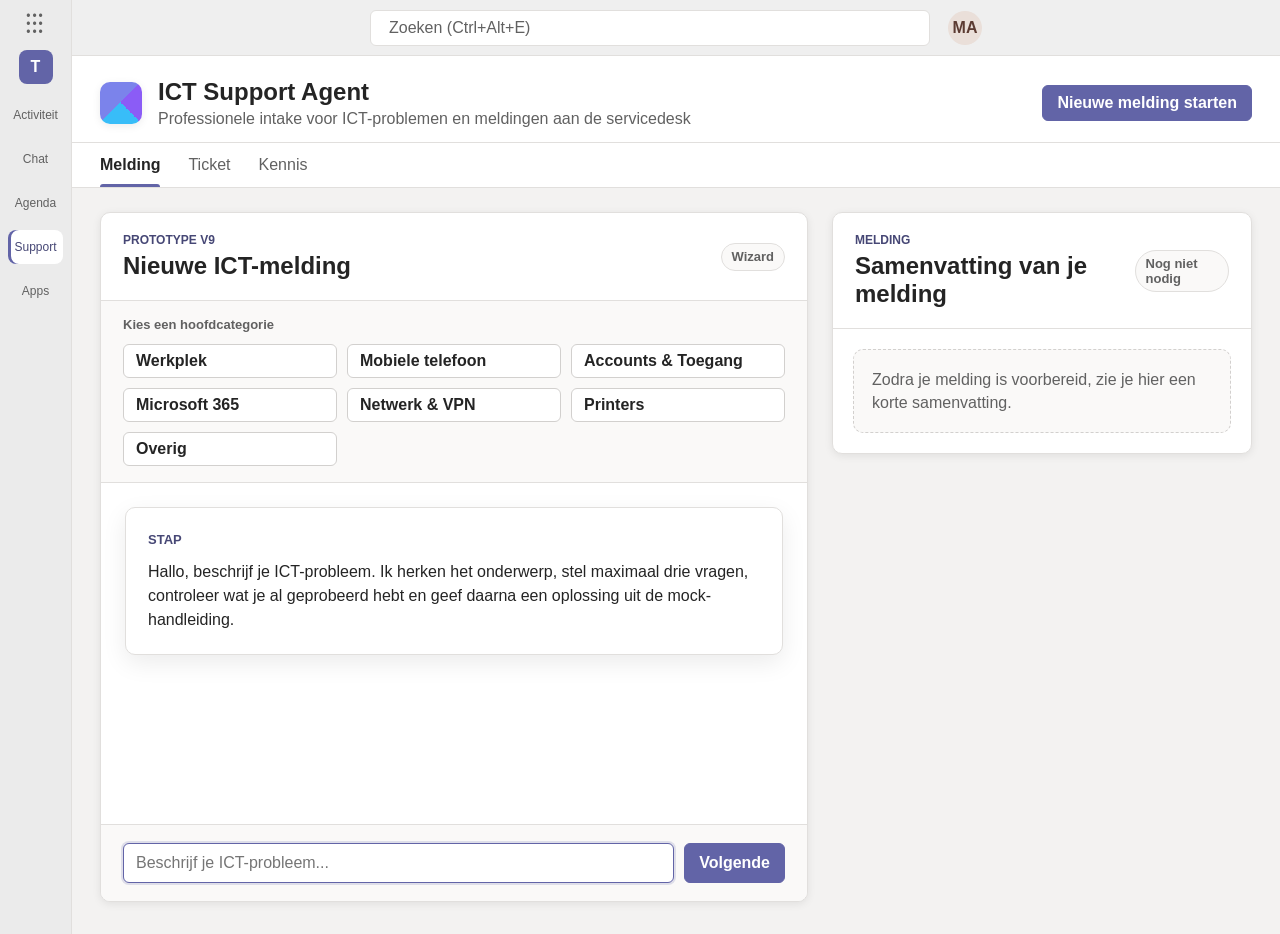
<file: index.html>
<!doctype html>
<html lang="nl">
  <head>
    <meta charset="utf-8" />
    <meta name="viewport" content="width=device-width, initial-scale=1" />
    <meta http-equiv="refresh" content="0; url=./ict-support-agent-v9.html" />
    <title>ICT Support Agent Prototype</title>
    <script>
      window.location.replace("./ict-support-agent-v9.html");
    </script>
    <style>
      body {
        margin: 0;
        min-height: 100vh;
        display: grid;
        place-items: center;
        background: #eef1f4;
        color: #17202a;
        font-family: "Segoe UI", Arial, sans-serif;
      }

      main {
        width: min(92vw, 520px);
        border: 1px solid #d8dee6;
        border-radius: 8px;
        background: #fff;
        padding: 24px;
        text-align: center;
      }

      a {
        color: #0f766e;
        font-weight: 700;
      }
    </style>
  </head>
  <body>
    <main>
      <h1>ICT Support Agent Prototype</h1>
      <p>Je wordt doorgestuurd naar versie 9.</p>
      <p><a href="./ict-support-agent-v9.html">Open het prototype</a></p>
    </main>
  </body>
</html>
</file>
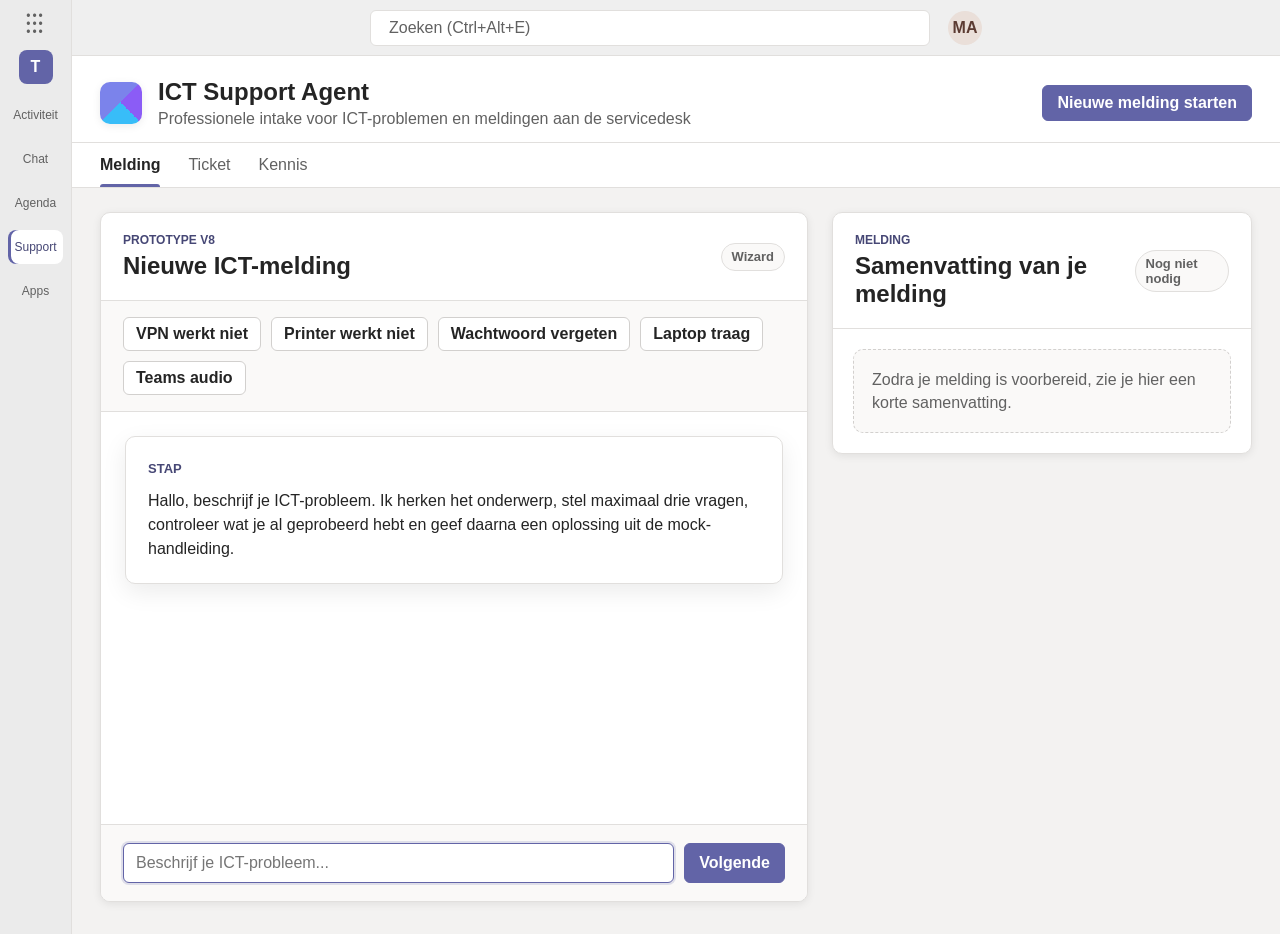
<file: ict-support-agent-v1.html>
<!doctype html>
<html lang="nl">
  <head>
    <meta charset="utf-8" />
    <meta name="viewport" content="width=device-width, initial-scale=1" />
    <meta http-equiv="refresh" content="0; url=./ict-support-agent-v8.html" />
    <title>ICT Support Agent V2</title>
    <link rel="stylesheet" href="./ict-support-agent-v1.css" />
    <script>
      window.location.replace("./ict-support-agent-v8.html");
    </script>
  </head>
  <body>
    <main class="app-shell">
      <section class="chat-panel" aria-label="ICT support chat">
        <header class="app-header">
          <div>
            <p class="eyebrow">Prototype V2</p>
            <h1>ICT Support Agent</h1>
          </div>
          <button class="icon-button" id="resetButton" type="button" aria-label="Nieuwe chat" title="Nieuwe chat">
            <span aria-hidden="true">Nieuw</span>
          </button>
        </header>

        <div class="quick-actions" aria-label="Voorbeelden">
          <button type="button" data-example="Mijn VPN werkt niet">VPN werkt niet</button>
          <button type="button" data-example="De printer werkt niet">Printer werkt niet</button>
          <button type="button" data-example="Ik ben mijn wachtwoord vergeten">Wachtwoord vergeten</button>
          <button type="button" data-example="Mijn laptop is traag">Laptop traag</button>
          <button type="button" data-example="Teams audio doet het niet">Teams audio</button>
        </div>

        <div class="messages" id="messages" aria-live="polite"></div>

        <form class="composer" id="chatForm">
          <label class="sr-only" for="userInput">Beschrijf je ICT-probleem</label>
          <input
            id="userInput"
            type="text"
            autocomplete="off"
            placeholder="Beschrijf je ICT-probleem..."
          />
          <button type="submit">Verstuur</button>
        </form>
      </section>

      <aside class="ticket-panel" aria-label="TOPdesk conceptticket">
        <div class="ticket-header">
          <div>
            <p class="eyebrow">TOPdesk</p>
            <h2>Conceptticket</h2>
          </div>
          <span class="status-pill" id="ticketStatus">Nog niet nodig</span>
        </div>

        <div class="ticket-empty" id="ticketEmpty">
          Als het probleem niet opgelost is, maakt de agent hier een conceptticket met de verzamelde informatie.
        </div>

        <article class="ticket-card hidden" id="ticketCard">
          <dl>
            <div>
              <dt>Titel</dt>
              <dd id="ticketTitle"></dd>
            </div>
            <div>
              <dt>Categorie</dt>
              <dd id="ticketCategory"></dd>
            </div>
            <div>
              <dt>Impact</dt>
              <dd id="ticketImpact"></dd>
            </div>
            <div>
              <dt>Urgentie</dt>
              <dd id="ticketUrgency"></dd>
            </div>
            <div>
              <dt>Omschrijving</dt>
              <dd id="ticketDescription"></dd>
            </div>
            <div>
              <dt>Bron</dt>
              <dd id="ticketSource"></dd>
            </div>
          </dl>
        </article>
      </aside>
    </main>

    <script src="./ict-support-agent-v1.js"></script>
  </body>
</html>
</file>
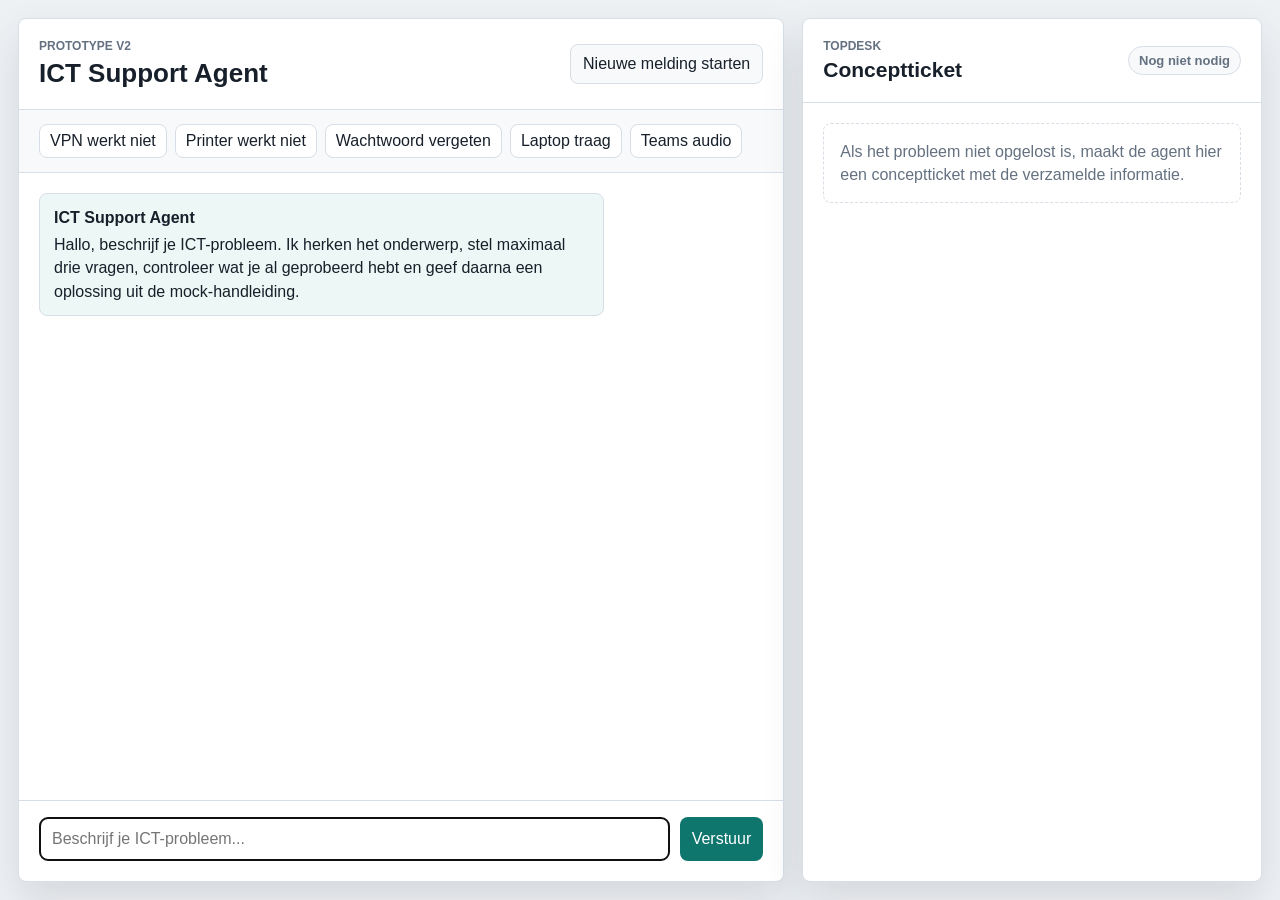
<file: ict-support-agent-v2.html>
<!doctype html>
<html lang="nl">
  <head>
    <meta charset="utf-8" />
    <meta name="viewport" content="width=device-width, initial-scale=1" />
    <title>ICT Support Agent V2</title>
    <link rel="stylesheet" href="./ict-support-agent-v2.css" />
  </head>
  <body>
    <main class="app-shell">
      <section class="chat-panel" aria-label="ICT support chat">
        <header class="app-header">
          <div>
            <p class="eyebrow">Prototype V2</p>
            <h1>ICT Support Agent</h1>
          </div>
          <button class="icon-button" id="resetButton" type="button" aria-label="Nieuwe chat" title="Nieuwe chat">
            <span aria-hidden="true">Nieuwe melding starten</span>
          </button>
        </header>

        <div class="quick-actions" aria-label="Voorbeelden">
          <button type="button" data-example="Mijn VPN werkt niet">VPN werkt niet</button>
          <button type="button" data-example="De printer werkt niet">Printer werkt niet</button>
          <button type="button" data-example="Ik ben mijn wachtwoord vergeten">Wachtwoord vergeten</button>
          <button type="button" data-example="Mijn laptop is traag">Laptop traag</button>
          <button type="button" data-example="Teams audio doet het niet">Teams audio</button>
        </div>

        <div class="messages" id="messages" aria-live="polite"></div>

        <form class="composer" id="chatForm">
          <label class="sr-only" for="userInput">Beschrijf je ICT-probleem</label>
          <input
            id="userInput"
            type="text"
            autocomplete="off"
            placeholder="Beschrijf je ICT-probleem..."
          />
          <button id="sendButton" type="submit">Verstuur</button>
        </form>
      </section>

      <aside class="ticket-panel" aria-label="TOPdesk conceptticket">
        <div class="ticket-header">
          <div>
            <p class="eyebrow">TOPdesk</p>
            <h2>Conceptticket</h2>
          </div>
          <span class="status-pill" id="ticketStatus">Nog niet nodig</span>
        </div>

        <div class="ticket-empty" id="ticketEmpty">
          Als het probleem niet opgelost is, maakt de agent hier een conceptticket met de verzamelde informatie.
        </div>

        <article class="ticket-card hidden" id="ticketCard">
          <dl>
            <div>
              <dt>Titel</dt>
              <dd id="ticketTitle"></dd>
            </div>
            <div>
              <dt>Categorie</dt>
              <dd id="ticketCategory"></dd>
            </div>
            <div>
              <dt>Impact</dt>
              <dd id="ticketImpact"></dd>
            </div>
            <div>
              <dt>Urgentie</dt>
              <dd id="ticketUrgency"></dd>
            </div>
            <div>
              <dt>Prioriteit</dt>
              <dd id="ticketPriority"></dd>
            </div>
            <div>
              <dt>Omschrijving</dt>
              <dd id="ticketDescription"></dd>
            </div>
            <div>
              <dt>Bron</dt>
              <dd id="ticketSource"></dd>
            </div>
          </dl>
        </article>
      </aside>
    </main>

    <script src="./ict-support-agent-v2.js"></script>
  </body>
</html>
</file>
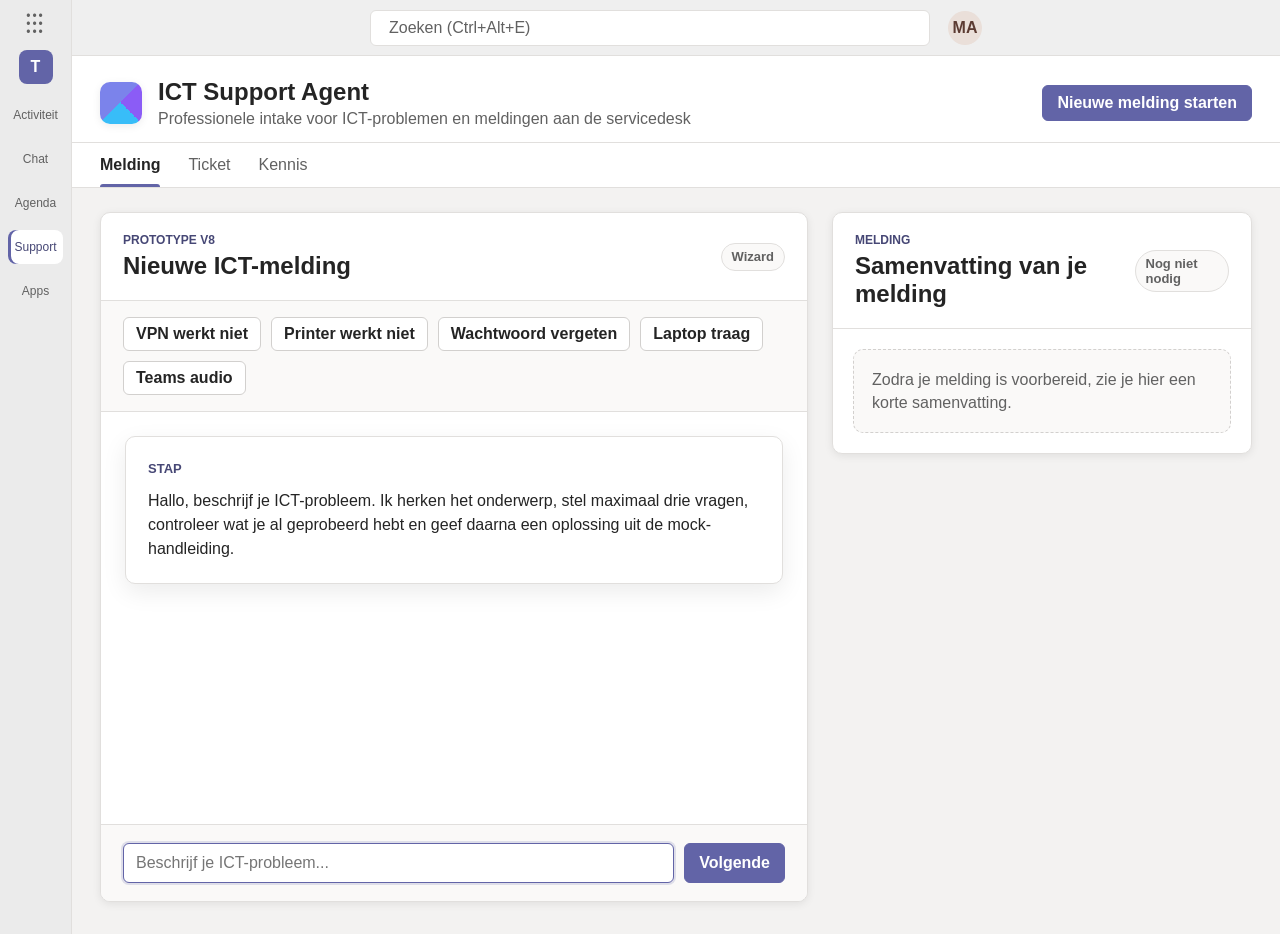
<file: ict-support-agent-v3.html>
<!doctype html>
<html lang="nl">
  <head>
    <meta charset="utf-8" />
    <meta name="viewport" content="width=device-width, initial-scale=1" />
    <meta http-equiv="refresh" content="0; url=./ict-support-agent-v8.html" />
    <title>ICT Support Agent V3</title>
    <link rel="stylesheet" href="./ict-support-agent-v3.css" />
    <script>
      window.location.replace("./ict-support-agent-v8.html");
    </script>
  </head>
  <body>
    <main class="app-shell">
      <section class="chat-panel" aria-label="ICT support chat">
        <header class="app-header">
          <div>
            <p class="eyebrow">Prototype V3</p>
            <h1>ICT Support Agent</h1>
          </div>
          <button class="icon-button" id="resetButton" type="button" aria-label="Nieuwe chat" title="Nieuwe chat">
            <span aria-hidden="true">Nieuwe melding starten</span>
          </button>
        </header>

        <div class="quick-actions" aria-label="Voorbeelden">
          <button type="button" data-example="Mijn VPN werkt niet">VPN werkt niet</button>
          <button type="button" data-example="De printer werkt niet">Printer werkt niet</button>
          <button type="button" data-example="Ik ben mijn wachtwoord vergeten">Wachtwoord vergeten</button>
          <button type="button" data-example="Mijn laptop is traag">Laptop traag</button>
          <button type="button" data-example="Teams audio doet het niet">Teams audio</button>
        </div>

        <div class="messages" id="messages" aria-live="polite"></div>

        <form class="composer" id="chatForm">
          <label class="sr-only" for="userInput">Beschrijf je ICT-probleem</label>
          <input
            id="userInput"
            type="text"
            autocomplete="off"
            placeholder="Beschrijf je ICT-probleem..."
          />
          <button id="sendButton" type="submit">Verstuur</button>
        </form>
      </section>

      <aside class="ticket-panel" aria-label="TOPdesk conceptticket">
        <div class="ticket-header">
          <div>
            <p class="eyebrow">TOPdesk</p>
            <h2>Conceptticket</h2>
          </div>
          <span class="status-pill" id="ticketStatus">Nog niet nodig</span>
        </div>

        <div class="ticket-empty" id="ticketEmpty">
          Als het probleem niet opgelost is, maakt de agent hier een conceptticket met de verzamelde informatie.
        </div>

        <article class="ticket-card hidden" id="ticketCard">
          <dl>
            <div>
              <dt>Titel</dt>
              <dd id="ticketTitle"></dd>
            </div>
            <div>
              <dt>Categorie</dt>
              <dd id="ticketCategory"></dd>
            </div>
            <div>
              <dt>Impact</dt>
              <dd id="ticketImpact"></dd>
            </div>
            <div>
              <dt>Urgentie</dt>
              <dd id="ticketUrgency"></dd>
            </div>
            <div>
              <dt>Prioriteit</dt>
              <dd id="ticketPriority"></dd>
            </div>
            <div>
              <dt>Classificatie</dt>
              <dd id="ticketPriorityReason"></dd>
            </div>
            <div>
              <dt>Omschrijving</dt>
              <dd id="ticketDescription"></dd>
            </div>
            <div>
              <dt>Bron</dt>
              <dd id="ticketSource"></dd>
            </div>
          </dl>
        </article>
      </aside>
    </main>

    <script src="./ict-support-agent-v3.js"></script>
  </body>
</html>
</file>
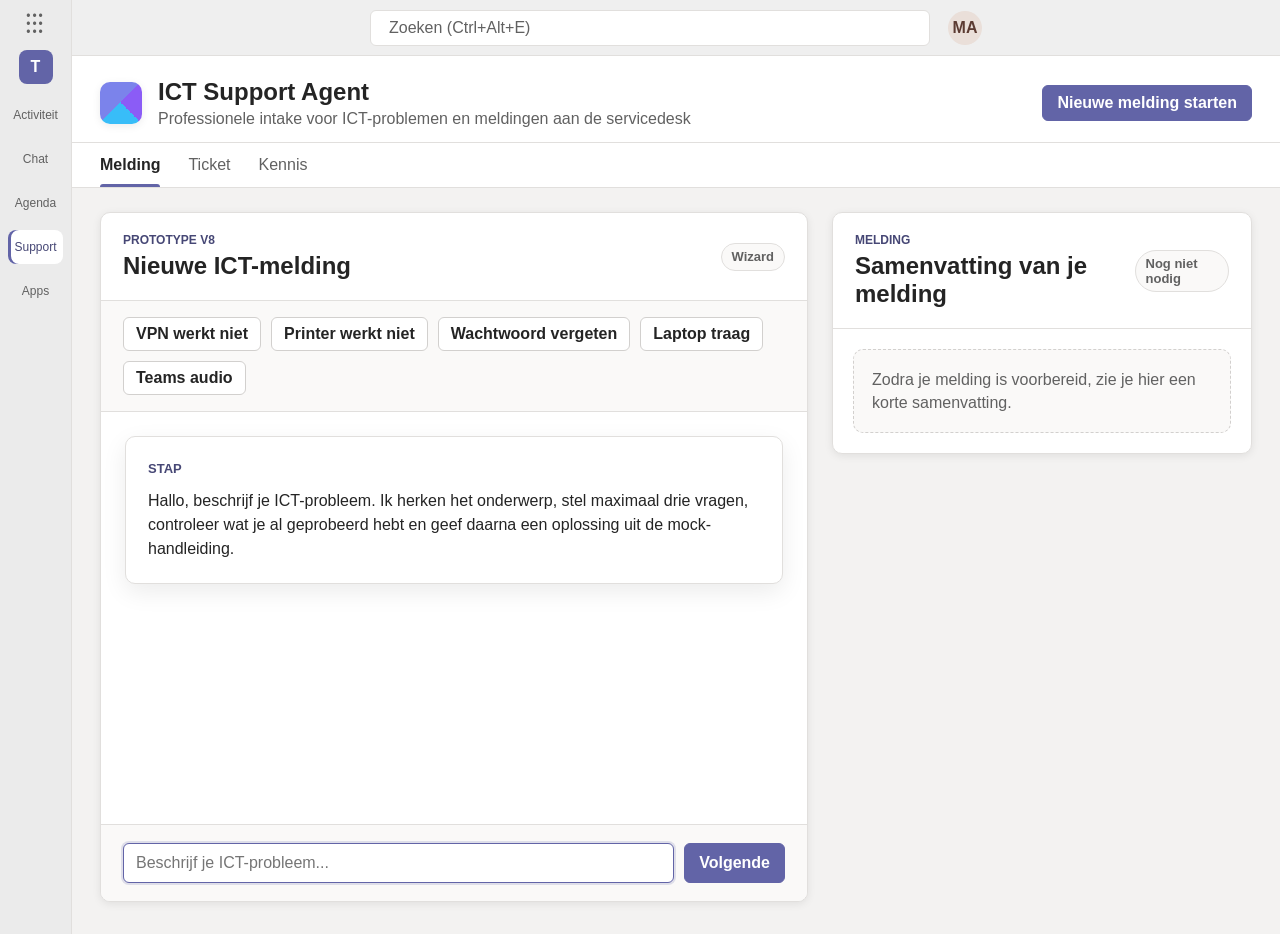
<file: ict-support-agent-v6.html>
<!doctype html>
<html lang="nl">
  <head>
    <meta charset="utf-8" />
    <meta name="viewport" content="width=device-width, initial-scale=1" />
    <meta http-equiv="refresh" content="0; url=./ict-support-agent-v8.html" />
    <title>ICT Support Agent V6</title>
    <link rel="stylesheet" href="./ict-support-agent-v6.css" />
    <script>
      window.location.replace("./ict-support-agent-v8.html");
    </script>
  </head>
  <body>
    <main class="app-shell">
      <section class="chat-panel" aria-label="ICT support chat">
        <header class="app-header">
          <div>
            <p class="eyebrow">Prototype V6</p>
            <h1>ICT Support Agent</h1>
          </div>
          <button class="icon-button" id="resetButton" type="button" aria-label="Nieuwe chat" title="Nieuwe chat">
            <span aria-hidden="true">Nieuwe melding starten</span>
          </button>
        </header>

        <div class="quick-actions" aria-label="Voorbeelden">
          <button type="button" data-example="Mijn VPN werkt niet">VPN werkt niet</button>
          <button type="button" data-example="De printer werkt niet">Printer werkt niet</button>
          <button type="button" data-example="Ik ben mijn wachtwoord vergeten">Wachtwoord vergeten</button>
          <button type="button" data-example="Mijn laptop is traag">Laptop traag</button>
          <button type="button" data-example="Teams audio doet het niet">Teams audio</button>
        </div>

        <div class="messages" id="messages" aria-live="polite"></div>

        <form class="composer" id="chatForm">
          <label class="sr-only" for="userInput">Beschrijf je ICT-probleem</label>
          <input
            id="userInput"
            type="text"
            autocomplete="off"
            placeholder="Beschrijf je ICT-probleem..."
          />
          <button id="sendButton" type="submit">Verstuur</button>
        </form>
      </section>

      <aside class="ticket-panel" aria-label="TOPdesk conceptticket">
        <div class="ticket-header">
          <div>
            <p class="eyebrow">TOPdesk</p>
            <h2>Conceptticket</h2>
          </div>
          <span class="status-pill" id="ticketStatus">Nog niet nodig</span>
        </div>

        <div class="ticket-empty" id="ticketEmpty">
          Als het probleem niet opgelost is, maakt de agent hier een conceptticket met de verzamelde informatie.
        </div>

        <article class="ticket-card hidden" id="ticketCard">
          <dl>
            <div>
              <dt>Titel</dt>
              <dd id="ticketTitle"></dd>
            </div>
            <div>
              <dt>Categorie</dt>
              <dd id="ticketCategory"></dd>
            </div>
            <div>
              <dt>Impact</dt>
              <dd id="ticketImpact"></dd>
            </div>
            <div>
              <dt>Urgentie</dt>
              <dd id="ticketUrgency"></dd>
            </div>
            <div>
              <dt>Prioriteit</dt>
              <dd id="ticketPriority"></dd>
            </div>
            <div>
              <dt>Classificatie</dt>
              <dd id="ticketPriorityReason"></dd>
            </div>
            <div>
              <dt>Omschrijving</dt>
              <dd id="ticketDescription"></dd>
            </div>
            <div>
              <dt>Bron</dt>
              <dd id="ticketSource"></dd>
            </div>
          </dl>
          <div class="ticket-actions">
            <button id="downloadTicketButton" type="button">Download ticket.json</button>
          </div>
        </article>
      </aside>
    </main>

    <script src="./ict-support-agent-v6.js"></script>
  </body>
</html>
</file>
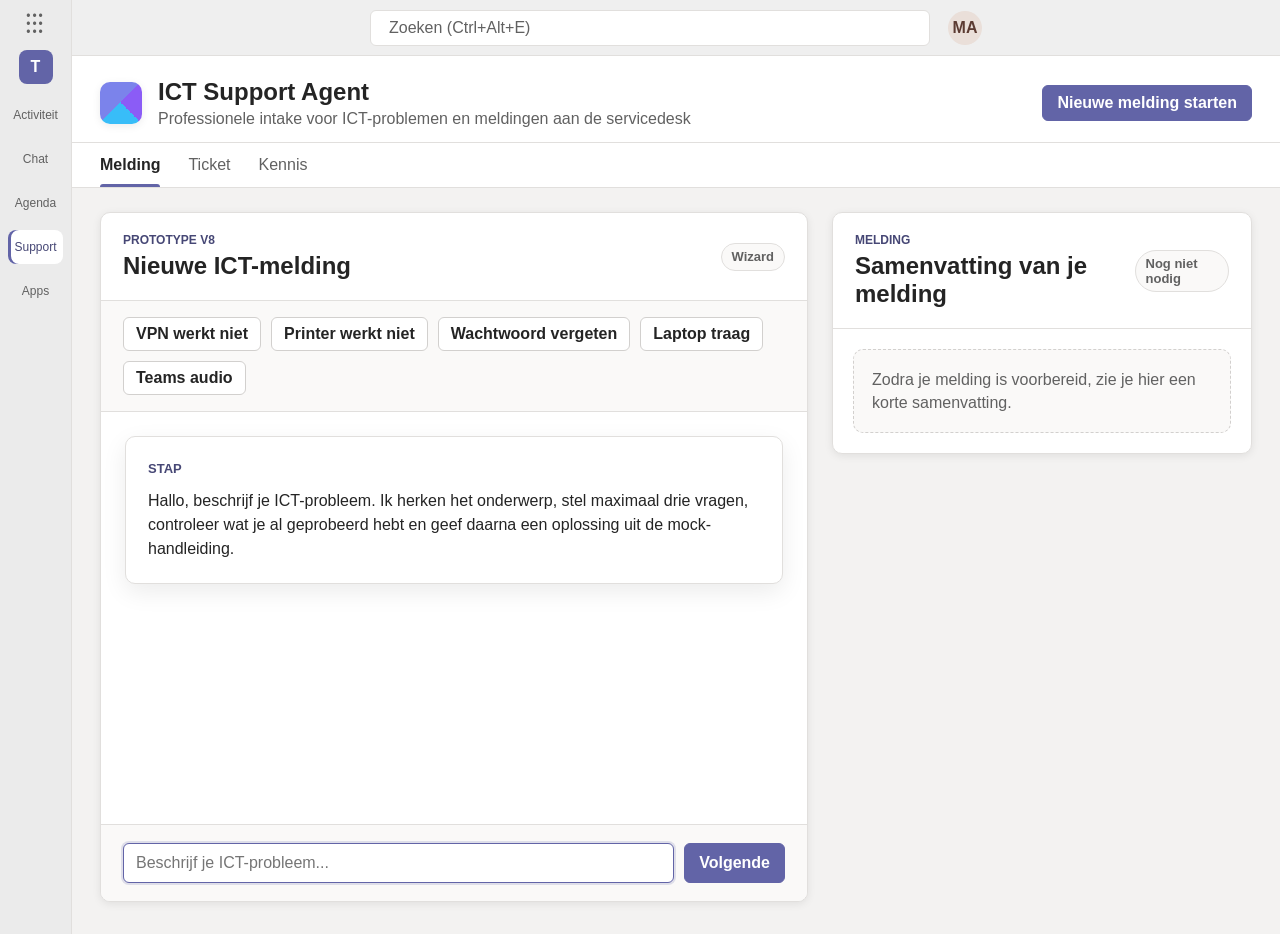
<file: ict-support-agent-v7.html>
<!doctype html>
<html lang="nl">
  <head>
    <meta charset="utf-8" />
    <meta name="viewport" content="width=device-width, initial-scale=1" />
    <meta http-equiv="refresh" content="0; url=./ict-support-agent-v8.html" />
    <title>ICT Support Agent V7</title>
    <link rel="stylesheet" href="./ict-support-agent-v7.css" />
    <script>
      window.location.replace("./ict-support-agent-v8.html");
    </script>
  </head>
  <body>
    <div class="teams-shell">
      <aside class="teams-rail" aria-label="Teams navigatie">
        <div class="waffle" aria-hidden="true">•••<br />•••<br />•••</div>
        <div class="teams-logo" aria-hidden="true">T</div>
        <nav>
          <span>Activiteit</span>
          <span>Chat</span>
          <span>Agenda</span>
          <span class="active">Support</span>
          <span>Apps</span>
        </nav>
      </aside>

      <div class="teams-main">
        <header class="teams-topbar">
          <div class="search-box" aria-hidden="true">Zoeken (Ctrl+Alt+E)</div>
          <div class="user-chip" aria-hidden="true">MA</div>
        </header>

        <section class="teams-app-header">
          <div class="app-mark" aria-hidden="true"></div>
          <div>
            <h1>ICT Support Agent</h1>
            <p>Professionele intake voor ICT-problemen en TOPdesk-concepttickets</p>
          </div>
          <button class="icon-button" id="resetButton" type="button" aria-label="Nieuwe melding starten" title="Nieuwe melding starten">
            Nieuwe melding starten
          </button>
        </section>

        <nav class="tabbar" aria-label="Applicatie tabs">
          <span class="active">Melding</span>
          <span>Ticket</span>
          <span>Kennis</span>
        </nav>

        <main class="app-shell">
          <section class="chat-panel" aria-label="ICT support wizard">
            <div class="wizard-header">
              <div>
                <p class="eyebrow">Prototype V7</p>
                <h2>Nieuwe ICT-melding</h2>
              </div>
              <span class="status-pill">Wizard</span>
            </div>

            <div class="quick-actions" aria-label="Voorbeelden">
              <button type="button" data-example="Mijn VPN werkt niet">VPN werkt niet</button>
              <button type="button" data-example="De printer werkt niet">Printer werkt niet</button>
              <button type="button" data-example="Ik ben mijn wachtwoord vergeten">Wachtwoord vergeten</button>
              <button type="button" data-example="Mijn laptop is traag">Laptop traag</button>
              <button type="button" data-example="Teams audio doet het niet">Teams audio</button>
            </div>

            <div class="messages" id="messages" aria-live="polite"></div>

            <form class="composer" id="chatForm">
              <label class="sr-only" for="userInput">Beschrijf je ICT-probleem</label>
              <input
                id="userInput"
                type="text"
                autocomplete="off"
                placeholder="Beschrijf je ICT-probleem..."
              />
              <button id="sendButton" type="submit">Volgende</button>
            </form>
          </section>

          <aside class="ticket-panel" aria-label="TOPdesk conceptticket">
            <div class="ticket-header">
              <div>
                <p class="eyebrow">TOPdesk</p>
                <h2>Conceptticket</h2>
              </div>
              <span class="status-pill" id="ticketStatus">Nog niet nodig</span>
            </div>

            <div class="ticket-empty" id="ticketEmpty">
              Het conceptticket verschijnt hier zodra de intake compleet is.
            </div>

            <article class="ticket-card hidden" id="ticketCard">
              <dl>
                <div>
                  <dt>Titel</dt>
                  <dd id="ticketTitle"></dd>
                </div>
                <div>
                  <dt>Categorie</dt>
                  <dd id="ticketCategory"></dd>
                </div>
                <div>
                  <dt>Impact</dt>
                  <dd id="ticketImpact"></dd>
                </div>
                <div>
                  <dt>Urgentie</dt>
                  <dd id="ticketUrgency"></dd>
                </div>
                <div>
                  <dt>Prioriteit</dt>
                  <dd id="ticketPriority"></dd>
                </div>
                <div>
                  <dt>Classificatie</dt>
                  <dd id="ticketPriorityReason"></dd>
                </div>
                <div>
                  <dt>Omschrijving</dt>
                  <dd id="ticketDescription"></dd>
                </div>
                <div>
                  <dt>Bron</dt>
                  <dd id="ticketSource"></dd>
                </div>
              </dl>
              <div class="ticket-actions">
                <button id="downloadTicketButton" type="button">Download ticket.json</button>
              </div>
            </article>
          </aside>
        </main>
      </div>
    </div>

    <script src="./ict-support-agent-v7.js"></script>
  </body>
</html>
</file>
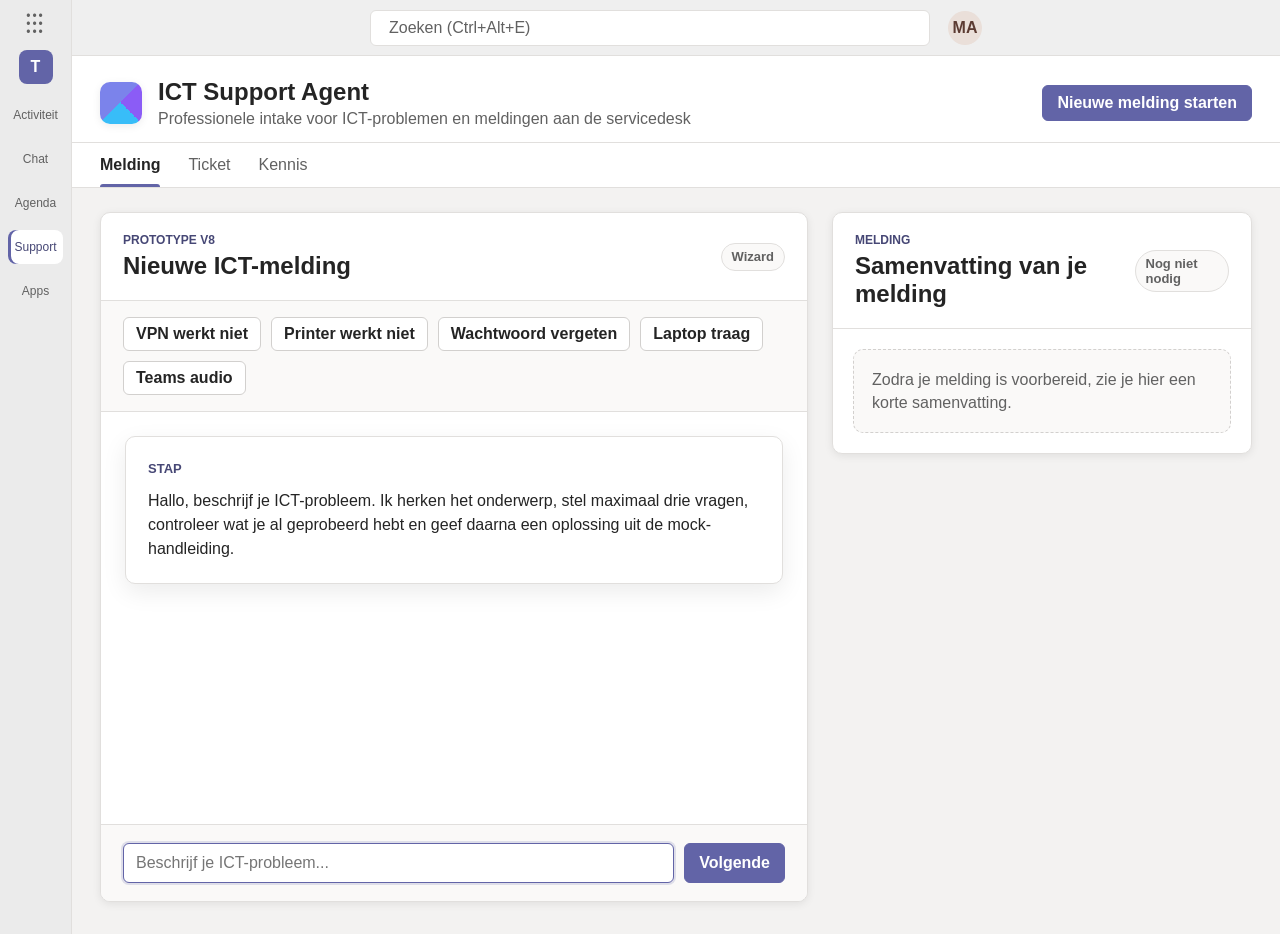
<file: ict-support-agent-v8.html>
<!doctype html>
<html lang="nl">
  <head>
    <meta charset="utf-8" />
    <meta name="viewport" content="width=device-width, initial-scale=1" />
    <title>ICT Support Agent V8</title>
    <link rel="stylesheet" href="./ict-support-agent-v8.css" />
  </head>
  <body>
    <div class="teams-shell">
      <aside class="teams-rail" aria-label="Teams navigatie">
        <div class="waffle" aria-hidden="true">•••<br />•••<br />•••</div>
        <div class="teams-logo" aria-hidden="true">T</div>
        <nav>
          <span>Activiteit</span>
          <span>Chat</span>
          <span>Agenda</span>
          <span class="active">Support</span>
          <span>Apps</span>
        </nav>
      </aside>

      <div class="teams-main">
        <header class="teams-topbar">
          <div class="search-box" aria-hidden="true">Zoeken (Ctrl+Alt+E)</div>
          <div class="user-chip" aria-hidden="true">MA</div>
        </header>

        <section class="teams-app-header">
          <div class="app-mark" aria-hidden="true"></div>
          <div>
            <h1>ICT Support Agent</h1>
            <p>Professionele intake voor ICT-problemen en meldingen aan de servicedesk</p>
          </div>
          <button class="icon-button" id="resetButton" type="button" aria-label="Nieuwe melding starten" title="Nieuwe melding starten">
            Nieuwe melding starten
          </button>
        </section>

        <nav class="tabbar" aria-label="Applicatie tabs">
          <span class="active">Melding</span>
          <span>Ticket</span>
          <span>Kennis</span>
        </nav>

        <main class="app-shell">
          <section class="chat-panel" aria-label="ICT support wizard">
            <div class="wizard-header">
              <div>
            <p class="eyebrow">Prototype V8</p>
                <h2>Nieuwe ICT-melding</h2>
              </div>
              <span class="status-pill">Wizard</span>
            </div>

            <div class="quick-actions" aria-label="Voorbeelden">
              <button type="button" data-example="Mijn VPN werkt niet">VPN werkt niet</button>
              <button type="button" data-example="De printer werkt niet">Printer werkt niet</button>
              <button type="button" data-example="Ik ben mijn wachtwoord vergeten">Wachtwoord vergeten</button>
              <button type="button" data-example="Mijn laptop is traag">Laptop traag</button>
              <button type="button" data-example="Teams audio doet het niet">Teams audio</button>
            </div>

            <div class="messages" id="messages" aria-live="polite"></div>

            <form class="composer" id="chatForm">
              <label class="sr-only" for="userInput">Beschrijf je ICT-probleem</label>
              <input
                id="userInput"
                type="text"
                autocomplete="off"
                placeholder="Beschrijf je ICT-probleem..."
              />
              <button id="sendButton" type="submit">Volgende</button>
            </form>
          </section>

          <aside class="ticket-panel" aria-label="Samenvatting van je melding">
            <div class="ticket-header">
              <div>
                <p class="eyebrow">Melding</p>
                <h2>Samenvatting van je melding</h2>
              </div>
              <span class="status-pill" id="ticketStatus">Nog niet nodig</span>
            </div>

            <div class="ticket-empty" id="ticketEmpty">
              Zodra je melding is voorbereid, zie je hier een korte samenvatting.
            </div>

            <article class="ticket-card hidden" id="ticketCard">
              <dl>
                <div>
                  <dt>Probleem</dt>
                  <dd id="summaryProblem"></dd>
                </div>
                <div>
                  <dt>Status</dt>
                  <dd id="summaryStatus"></dd>
                </div>
                <div>
                  <dt>Prioriteit</dt>
                  <dd id="summaryPriority"></dd>
                </div>
                <div>
                  <dt>Volgende stap</dt>
                  <dd id="summaryNextStep"></dd>
                </div>
                <div>
                  <dt>Bron</dt>
                  <dd id="summarySource"></dd>
                </div>
              </dl>
              <div class="ticket-actions">
                <button id="viewTicketButton" type="button">Bekijk ICT-ticket</button>
              </div>
            </article>
          </aside>
        </main>
      </div>
    </div>

    <script src="./ict-support-agent-v8.js"></script>
  </body>
</html>
</file>
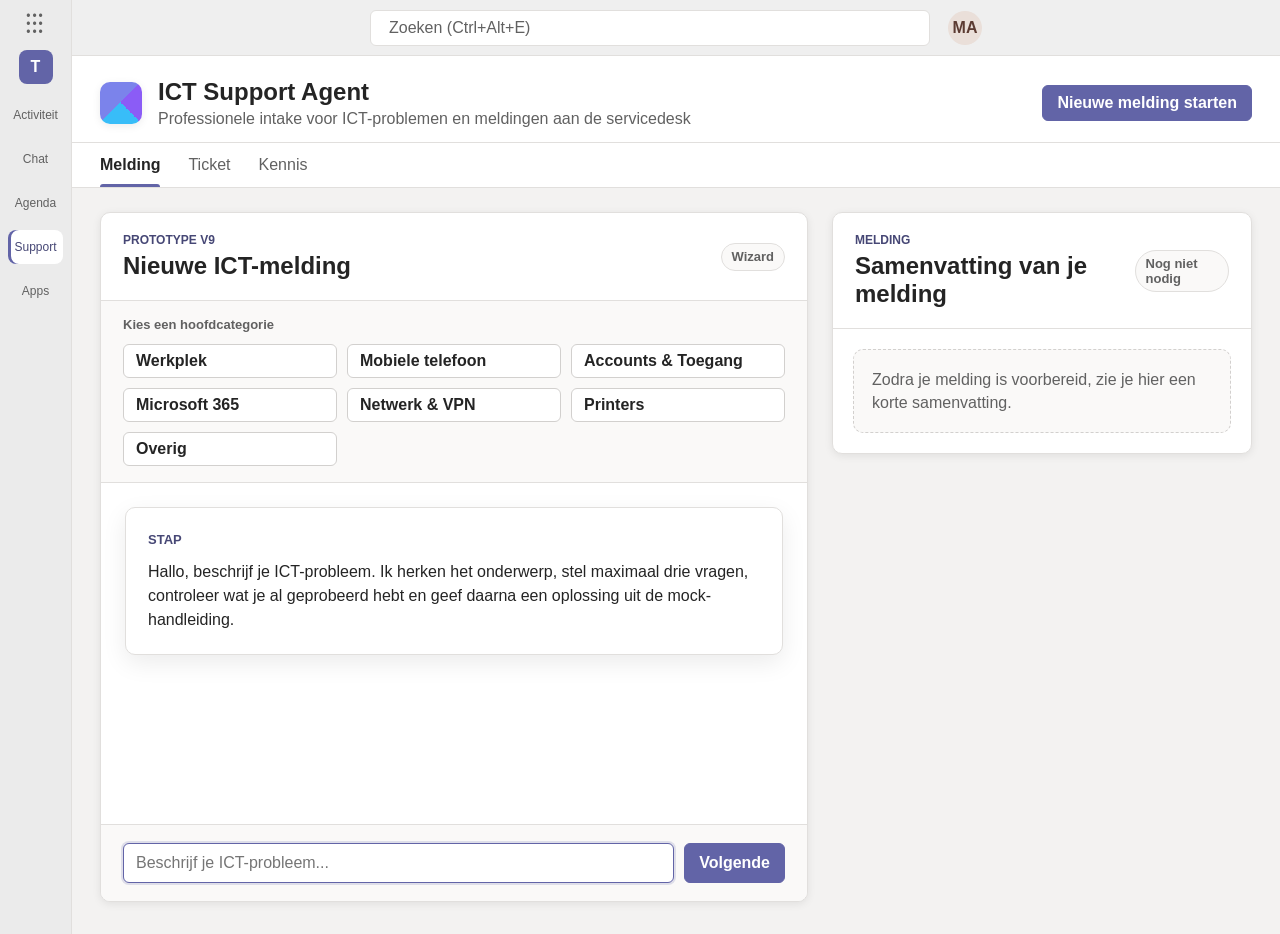
<file: ict-support-agent-v9.html>
<!doctype html>
<html lang="nl">
  <head>
    <meta charset="utf-8" />
    <meta name="viewport" content="width=device-width, initial-scale=1" />
    <title>ICT Support Agent V9</title>
    <link rel="stylesheet" href="./ict-support-agent-v9.css" />
  </head>
  <body>
    <div class="teams-shell">
      <aside class="teams-rail" aria-label="Teams navigatie">
        <div class="waffle" aria-hidden="true">•••<br />•••<br />•••</div>
        <div class="teams-logo" aria-hidden="true">T</div>
        <nav>
          <span>Activiteit</span>
          <span>Chat</span>
          <span>Agenda</span>
          <span class="active">Support</span>
          <span>Apps</span>
        </nav>
      </aside>

      <div class="teams-main">
        <header class="teams-topbar">
          <div class="search-box" aria-hidden="true">Zoeken (Ctrl+Alt+E)</div>
          <div class="user-chip" aria-hidden="true">MA</div>
        </header>

        <section class="teams-app-header">
          <div class="app-mark" aria-hidden="true"></div>
          <div>
            <h1>ICT Support Agent</h1>
            <p>Professionele intake voor ICT-problemen en meldingen aan de servicedesk</p>
          </div>
          <button class="icon-button" id="resetButton" type="button" aria-label="Nieuwe melding starten" title="Nieuwe melding starten">
            Nieuwe melding starten
          </button>
        </section>

        <nav class="tabbar" aria-label="Applicatie tabs">
          <span class="active">Melding</span>
          <span>Ticket</span>
          <span>Kennis</span>
        </nav>

        <main class="app-shell">
          <section class="chat-panel" aria-label="ICT support wizard">
            <div class="wizard-header">
              <div>
                <p class="eyebrow">Prototype V9</p>
                <h2>Nieuwe ICT-melding</h2>
              </div>
              <span class="status-pill">Wizard</span>
            </div>

            <div class="quick-actions problem-menu" aria-label="Probleemkeuze">
              <div class="menu-panel" id="mainCategoryMenu">
                <p class="menu-title">Kies een hoofdcategorie</p>
                <div class="menu-grid" id="mainCategoryGrid"></div>
              </div>
              <div class="menu-panel hidden" id="subProblemMenu">
                <div class="submenu-header">
                  <button class="back-button" id="backToMainButton" type="button">Terug</button>
                  <p class="menu-title" id="subProblemTitle">Kies een probleem</p>
                </div>
                <div class="menu-grid" id="subProblemGrid"></div>
              </div>
            </div>

            <div class="messages" id="messages" aria-live="polite"></div>

            <form class="composer" id="chatForm">
              <label class="sr-only" for="userInput">Beschrijf je ICT-probleem</label>
              <input
                id="userInput"
                type="text"
                autocomplete="off"
                placeholder="Beschrijf je ICT-probleem..."
              />
              <button id="sendButton" type="submit">Volgende</button>
            </form>
          </section>

          <aside class="ticket-panel" aria-label="Samenvatting van je melding">
            <div class="ticket-header">
              <div>
                <p class="eyebrow">Melding</p>
                <h2>Samenvatting van je melding</h2>
              </div>
              <span class="status-pill" id="ticketStatus">Nog niet nodig</span>
            </div>

            <div class="ticket-empty" id="ticketEmpty">
              Zodra je melding is voorbereid, zie je hier een korte samenvatting.
            </div>

            <article class="ticket-card hidden" id="ticketCard">
              <dl>
                <div>
                  <dt>Probleem</dt>
                  <dd id="summaryProblem"></dd>
                </div>
                <div>
                  <dt>Status</dt>
                  <dd id="summaryStatus"></dd>
                </div>
                <div>
                  <dt>Prioriteit</dt>
                  <dd id="summaryPriority"></dd>
                </div>
                <div>
                  <dt>Volgende stap</dt>
                  <dd id="summaryNextStep"></dd>
                </div>
                <div>
                  <dt>Bron</dt>
                  <dd id="summarySource"></dd>
                </div>
              </dl>
              <div class="ticket-actions">
                <button id="viewTicketButton" type="button">Bekijk ICT-ticket</button>
              </div>
            </article>
          </aside>
        </main>
      </div>
    </div>

    <script src="./ict-support-agent-v9.js"></script>
  </body>
</html>
</file>
<file: ict-support-agent-v1.css>
:root {
  color-scheme: light;
  --bg: #eef1f4;
  --panel: #ffffff;
  --panel-soft: #f7f9fb;
  --text: #17202a;
  --muted: #647180;
  --line: #d8dee6;
  --accent: #0f766e;
  --accent-dark: #0b5f59;
  --agent: #edf7f5;
  --user: #e9eef8;
  --warning: #fff4d7;
  --shadow: 0 18px 40px rgba(32, 45, 58, 0.12);
}

* {
  box-sizing: border-box;
}

body {
  margin: 0;
  min-height: 100vh;
  background: var(--bg);
  color: var(--text);
  font-family: "Segoe UI", Arial, sans-serif;
}

button,
input {
  font: inherit;
}

.app-shell {
  display: grid;
  grid-template-columns: minmax(0, 1.25fr) minmax(320px, 0.75fr);
  gap: 18px;
  min-height: 100vh;
  padding: 18px;
}

.chat-panel,
.ticket-panel {
  background: var(--panel);
  border: 1px solid var(--line);
  border-radius: 8px;
  box-shadow: var(--shadow);
}

.chat-panel {
  display: grid;
  grid-template-rows: auto auto minmax(0, 1fr) auto;
  min-height: calc(100vh - 36px);
  overflow: hidden;
}

.app-header,
.ticket-header {
  display: flex;
  align-items: center;
  justify-content: space-between;
  gap: 16px;
  padding: 20px;
  border-bottom: 1px solid var(--line);
}

.eyebrow {
  margin: 0 0 5px;
  color: var(--muted);
  font-size: 12px;
  font-weight: 700;
  letter-spacing: 0;
  text-transform: uppercase;
}

h1,
h2 {
  margin: 0;
  letter-spacing: 0;
}

h1 {
  font-size: 26px;
}

h2 {
  font-size: 21px;
}

.icon-button {
  display: grid;
  place-items: center;
  width: 64px;
  height: 40px;
  border: 1px solid var(--line);
  border-radius: 8px;
  background: var(--panel-soft);
  color: var(--text);
  cursor: pointer;
}

.quick-actions {
  display: flex;
  flex-wrap: wrap;
  gap: 8px;
  padding: 14px 20px;
  border-bottom: 1px solid var(--line);
  background: var(--panel-soft);
}

.quick-actions button {
  min-height: 34px;
  border: 1px solid var(--line);
  border-radius: 8px;
  background: #fff;
  color: var(--text);
  cursor: pointer;
  padding: 6px 10px;
}

.messages {
  display: flex;
  flex-direction: column;
  gap: 12px;
  overflow-y: auto;
  padding: 20px;
}

.message {
  width: min(78%, 720px);
  border: 1px solid var(--line);
  border-radius: 8px;
  padding: 12px 14px;
  line-height: 1.45;
  white-space: pre-wrap;
}

.message.agent {
  align-self: flex-start;
  background: var(--agent);
}

.message.user {
  align-self: flex-end;
  background: var(--user);
}

.message.system {
  align-self: center;
  background: var(--warning);
  width: min(92%, 760px);
}

.message strong {
  display: block;
  margin-bottom: 4px;
}

.message-actions {
  display: flex;
  flex-wrap: wrap;
  gap: 8px;
  margin-top: 10px;
}

.message-actions button,
.composer button {
  min-height: 38px;
  border: 0;
  border-radius: 8px;
  background: var(--accent);
  color: #fff;
  cursor: pointer;
  padding: 8px 12px;
}

.message-actions button.secondary {
  border: 1px solid var(--line);
  background: #fff;
  color: var(--text);
}

.composer {
  display: grid;
  grid-template-columns: minmax(0, 1fr) auto;
  gap: 10px;
  padding: 16px 20px 20px;
  border-top: 1px solid var(--line);
}

.composer input {
  min-height: 44px;
  width: 100%;
  border: 1px solid var(--line);
  border-radius: 8px;
  padding: 10px 12px;
}

.ticket-panel {
  align-self: start;
  min-height: calc(100vh - 36px);
  padding-bottom: 20px;
}

.status-pill {
  border-radius: 999px;
  background: var(--panel-soft);
  border: 1px solid var(--line);
  color: var(--muted);
  font-size: 13px;
  font-weight: 700;
  padding: 6px 10px;
}

.ticket-empty {
  margin: 20px;
  padding: 16px;
  border: 1px dashed var(--line);
  border-radius: 8px;
  color: var(--muted);
  line-height: 1.45;
}

.ticket-card {
  margin: 20px;
  border: 1px solid var(--line);
  border-radius: 8px;
  overflow: hidden;
}

.ticket-card dl {
  margin: 0;
}

.ticket-card div {
  display: grid;
  grid-template-columns: 130px minmax(0, 1fr);
  gap: 12px;
  padding: 13px 14px;
  border-bottom: 1px solid var(--line);
}

.ticket-card div:last-child {
  border-bottom: 0;
}

dt {
  color: var(--muted);
  font-weight: 700;
}

dd {
  margin: 0;
  line-height: 1.4;
  white-space: pre-wrap;
}

.hidden {
  display: none;
}

.sr-only {
  position: absolute;
  width: 1px;
  height: 1px;
  padding: 0;
  margin: -1px;
  overflow: hidden;
  clip: rect(0, 0, 0, 0);
  white-space: nowrap;
  border: 0;
}

@media (max-width: 860px) {
  .app-shell {
    grid-template-columns: 1fr;
  }

  .chat-panel,
  .ticket-panel {
    min-height: auto;
  }

  .chat-panel {
    height: 72vh;
  }

  .message {
    width: min(92%, 720px);
  }

  .ticket-card div {
    grid-template-columns: 1fr;
    gap: 4px;
  }
}
</file>
<file: ict-support-agent-v2.css>
:root {
  color-scheme: light;
  --bg: #eef1f4;
  --panel: #ffffff;
  --panel-soft: #f7f9fb;
  --text: #17202a;
  --muted: #647180;
  --line: #d8dee6;
  --accent: #0f766e;
  --accent-dark: #0b5f59;
  --agent: #edf7f5;
  --user: #e9eef8;
  --warning: #fff4d7;
  --shadow: 0 18px 40px rgba(32, 45, 58, 0.12);
}

* {
  box-sizing: border-box;
}

body {
  margin: 0;
  min-height: 100vh;
  background: var(--bg);
  color: var(--text);
  font-family: "Segoe UI", Arial, sans-serif;
}

button,
input {
  font: inherit;
}

.app-shell {
  display: grid;
  grid-template-columns: minmax(0, 1.25fr) minmax(320px, 0.75fr);
  gap: 18px;
  min-height: 100vh;
  padding: 18px;
}

.chat-panel,
.ticket-panel {
  background: var(--panel);
  border: 1px solid var(--line);
  border-radius: 8px;
  box-shadow: var(--shadow);
}

.chat-panel {
  display: grid;
  grid-template-rows: auto auto minmax(0, 1fr) auto;
  min-height: calc(100vh - 36px);
  overflow: hidden;
}

.app-header,
.ticket-header {
  display: flex;
  align-items: center;
  justify-content: space-between;
  gap: 16px;
  padding: 20px;
  border-bottom: 1px solid var(--line);
}

.eyebrow {
  margin: 0 0 5px;
  color: var(--muted);
  font-size: 12px;
  font-weight: 700;
  letter-spacing: 0;
  text-transform: uppercase;
}

h1,
h2 {
  margin: 0;
  letter-spacing: 0;
}

h1 {
  font-size: 26px;
}

h2 {
  font-size: 21px;
}

.icon-button {
  display: grid;
  place-items: center;
  min-width: 172px;
  height: 40px;
  border: 1px solid var(--line);
  border-radius: 8px;
  background: var(--panel-soft);
  color: var(--text);
  cursor: pointer;
  padding: 0 12px;
}

.icon-button.primary-reset {
  border-color: var(--accent);
  background: var(--accent);
  color: #fff;
}

.quick-actions {
  display: flex;
  flex-wrap: wrap;
  gap: 8px;
  padding: 14px 20px;
  border-bottom: 1px solid var(--line);
  background: var(--panel-soft);
}

.quick-actions button {
  min-height: 34px;
  border: 1px solid var(--line);
  border-radius: 8px;
  background: #fff;
  color: var(--text);
  cursor: pointer;
  padding: 6px 10px;
}

.messages {
  display: flex;
  flex-direction: column;
  gap: 12px;
  overflow-y: auto;
  padding: 20px;
}

.message {
  width: min(78%, 720px);
  border: 1px solid var(--line);
  border-radius: 8px;
  padding: 12px 14px;
  line-height: 1.45;
  white-space: pre-wrap;
}

.message.agent {
  align-self: flex-start;
  background: var(--agent);
}

.message.user {
  align-self: flex-end;
  background: var(--user);
}

.message.system {
  align-self: center;
  background: var(--warning);
  width: min(92%, 760px);
}

.message strong {
  display: block;
  margin-bottom: 4px;
}

.message-actions {
  display: flex;
  flex-wrap: wrap;
  gap: 8px;
  margin-top: 10px;
}

.step-checklist {
  display: grid;
  gap: 8px;
  margin-top: 12px;
}

.step-option {
  display: grid;
  grid-template-columns: 20px minmax(0, 1fr);
  gap: 10px;
  align-items: start;
  border: 1px solid var(--line);
  border-radius: 8px;
  background: #fff;
  padding: 10px;
  cursor: pointer;
}

.step-option input {
  width: 18px;
  height: 18px;
  margin: 2px 0 0;
  accent-color: var(--accent);
}

.step-option span {
  line-height: 1.4;
}

.priority-badge {
  display: inline-flex;
  align-items: center;
  min-height: 28px;
  border-radius: 999px;
  color: #fff;
  font-size: 13px;
  font-weight: 800;
  padding: 5px 10px;
}

.priority-badge.p1 {
  background: #c1121f;
}

.priority-badge.p2 {
  background: #d97706;
}

.priority-badge.p3 {
  background: #15803d;
}

.priority-details {
  margin-top: 10px;
  color: var(--muted);
  line-height: 1.4;
}

.message-actions button,
.composer button {
  min-height: 38px;
  border: 0;
  border-radius: 8px;
  background: var(--accent);
  color: #fff;
  cursor: pointer;
  padding: 8px 12px;
}

.message-actions button:disabled,
.composer button:disabled,
.step-option input:disabled {
  cursor: not-allowed;
  opacity: 0.55;
}

.composer input:disabled {
  background: var(--panel-soft);
  color: var(--muted);
  cursor: not-allowed;
}

.message-actions button.secondary {
  border: 1px solid var(--line);
  background: #fff;
  color: var(--text);
}

.composer {
  display: grid;
  grid-template-columns: minmax(0, 1fr) auto;
  gap: 10px;
  padding: 16px 20px 20px;
  border-top: 1px solid var(--line);
}

.composer input {
  min-height: 44px;
  width: 100%;
  border: 1px solid var(--line);
  border-radius: 8px;
  padding: 10px 12px;
}

.ticket-panel {
  align-self: start;
  min-height: calc(100vh - 36px);
  padding-bottom: 20px;
}

.status-pill {
  border-radius: 999px;
  background: var(--panel-soft);
  border: 1px solid var(--line);
  color: var(--muted);
  font-size: 13px;
  font-weight: 700;
  padding: 6px 10px;
}

.ticket-empty {
  margin: 20px;
  padding: 16px;
  border: 1px dashed var(--line);
  border-radius: 8px;
  color: var(--muted);
  line-height: 1.45;
}

.ticket-card {
  margin: 20px;
  border: 1px solid var(--line);
  border-radius: 8px;
  overflow: hidden;
}

.ticket-card dl {
  margin: 0;
}

.ticket-card div {
  display: grid;
  grid-template-columns: 130px minmax(0, 1fr);
  gap: 12px;
  padding: 13px 14px;
  border-bottom: 1px solid var(--line);
}

.ticket-card div:last-child {
  border-bottom: 0;
}

dt {
  color: var(--muted);
  font-weight: 700;
}

dd {
  margin: 0;
  line-height: 1.4;
  white-space: pre-wrap;
}

.hidden {
  display: none;
}

.sr-only {
  position: absolute;
  width: 1px;
  height: 1px;
  padding: 0;
  margin: -1px;
  overflow: hidden;
  clip: rect(0, 0, 0, 0);
  white-space: nowrap;
  border: 0;
}

@media (max-width: 860px) {
  .app-shell {
    grid-template-columns: 1fr;
  }

  .chat-panel,
  .ticket-panel {
    min-height: auto;
  }

  .chat-panel {
    height: 72vh;
  }

  .message {
    width: min(92%, 720px);
  }

  .ticket-card div {
    grid-template-columns: 1fr;
    gap: 4px;
  }
}
</file>
<file: ict-support-agent-v3.css>
:root {
  color-scheme: light;
  --bg: #eef1f4;
  --panel: #ffffff;
  --panel-soft: #f7f9fb;
  --text: #17202a;
  --muted: #647180;
  --line: #d8dee6;
  --accent: #0f766e;
  --accent-dark: #0b5f59;
  --agent: #edf7f5;
  --user: #e9eef8;
  --warning: #fff4d7;
  --shadow: 0 18px 40px rgba(32, 45, 58, 0.12);
}

* {
  box-sizing: border-box;
}

body {
  margin: 0;
  min-height: 100vh;
  background: var(--bg);
  color: var(--text);
  font-family: "Segoe UI", Arial, sans-serif;
}

button,
input {
  font: inherit;
}

.app-shell {
  display: grid;
  grid-template-columns: minmax(0, 1.25fr) minmax(320px, 0.75fr);
  gap: 18px;
  min-height: 100vh;
  padding: 18px;
}

.chat-panel,
.ticket-panel {
  background: var(--panel);
  border: 1px solid var(--line);
  border-radius: 8px;
  box-shadow: var(--shadow);
}

.chat-panel {
  display: grid;
  grid-template-rows: auto auto minmax(0, 1fr) auto;
  min-height: calc(100vh - 36px);
  overflow: hidden;
}

.app-header,
.ticket-header {
  display: flex;
  align-items: center;
  justify-content: space-between;
  gap: 16px;
  padding: 20px;
  border-bottom: 1px solid var(--line);
}

.eyebrow {
  margin: 0 0 5px;
  color: var(--muted);
  font-size: 12px;
  font-weight: 700;
  letter-spacing: 0;
  text-transform: uppercase;
}

h1,
h2 {
  margin: 0;
  letter-spacing: 0;
}

h1 {
  font-size: 26px;
}

h2 {
  font-size: 21px;
}

.icon-button {
  display: grid;
  place-items: center;
  min-width: 172px;
  height: 40px;
  border: 1px solid var(--line);
  border-radius: 8px;
  background: var(--panel-soft);
  color: var(--text);
  cursor: pointer;
  padding: 0 12px;
}

.icon-button.primary-reset {
  border-color: var(--accent);
  background: var(--accent);
  color: #fff;
}

.quick-actions {
  display: flex;
  flex-wrap: wrap;
  gap: 8px;
  padding: 14px 20px;
  border-bottom: 1px solid var(--line);
  background: var(--panel-soft);
}

.quick-actions button {
  min-height: 34px;
  border: 1px solid var(--line);
  border-radius: 8px;
  background: #fff;
  color: var(--text);
  cursor: pointer;
  padding: 6px 10px;
}

.messages {
  display: flex;
  flex-direction: column;
  gap: 12px;
  overflow-y: auto;
  padding: 20px;
}

.message {
  width: min(78%, 720px);
  border: 1px solid var(--line);
  border-radius: 8px;
  padding: 12px 14px;
  line-height: 1.45;
  white-space: pre-wrap;
}

.message.agent {
  align-self: flex-start;
  background: var(--agent);
}

.message.user {
  align-self: flex-end;
  background: var(--user);
}

.message.system {
  align-self: center;
  background: var(--warning);
  width: min(92%, 760px);
}

.message strong {
  display: block;
  margin-bottom: 4px;
}

.message-actions {
  display: flex;
  flex-wrap: wrap;
  gap: 8px;
  margin-top: 10px;
}

.step-checklist {
  display: grid;
  gap: 8px;
  margin-top: 12px;
}

.step-option {
  display: grid;
  grid-template-columns: 20px minmax(0, 1fr);
  gap: 10px;
  align-items: start;
  border: 1px solid var(--line);
  border-radius: 8px;
  background: #fff;
  padding: 10px;
  cursor: pointer;
}

.step-option input {
  width: 18px;
  height: 18px;
  margin: 2px 0 0;
  accent-color: var(--accent);
}

.step-option span {
  line-height: 1.4;
}

.priority-badge {
  display: inline-flex;
  align-items: center;
  min-height: 28px;
  border-radius: 999px;
  color: #fff;
  font-size: 13px;
  font-weight: 800;
  padding: 5px 10px;
}

.priority-badge.p1 {
  background: #c1121f;
}

.priority-badge.p2 {
  background: #d97706;
}

.priority-badge.p3 {
  background: #15803d;
}

.priority-details {
  margin-top: 10px;
  color: var(--muted);
  line-height: 1.4;
}

.message-actions button,
.composer button {
  min-height: 38px;
  border: 0;
  border-radius: 8px;
  background: var(--accent);
  color: #fff;
  cursor: pointer;
  padding: 8px 12px;
}

.message-actions.choice-actions button.choice-button {
  border: 1px solid var(--line);
  background: #fff;
  color: var(--text);
}

.message-actions.choice-actions button.choice-button.selected {
  border-color: var(--accent);
  background: var(--accent);
  color: #fff;
}

.message-actions button:disabled,
.composer button:disabled,
.step-option input:disabled {
  cursor: not-allowed;
  opacity: 0.55;
}

.composer input:disabled {
  background: var(--panel-soft);
  color: var(--muted);
  cursor: not-allowed;
}

.message-actions button.secondary {
  border: 1px solid var(--line);
  background: #fff;
  color: var(--text);
}

.composer {
  display: grid;
  grid-template-columns: minmax(0, 1fr) auto;
  gap: 10px;
  padding: 16px 20px 20px;
  border-top: 1px solid var(--line);
}

.composer input {
  min-height: 44px;
  width: 100%;
  border: 1px solid var(--line);
  border-radius: 8px;
  padding: 10px 12px;
}

.ticket-panel {
  align-self: start;
  min-height: calc(100vh - 36px);
  padding-bottom: 20px;
}

.status-pill {
  border-radius: 999px;
  background: var(--panel-soft);
  border: 1px solid var(--line);
  color: var(--muted);
  font-size: 13px;
  font-weight: 700;
  padding: 6px 10px;
}

.ticket-empty {
  margin: 20px;
  padding: 16px;
  border: 1px dashed var(--line);
  border-radius: 8px;
  color: var(--muted);
  line-height: 1.45;
}

.ticket-card {
  margin: 20px;
  border: 1px solid var(--line);
  border-radius: 8px;
  overflow: hidden;
}

.ticket-card dl {
  margin: 0;
}

.ticket-card div {
  display: grid;
  grid-template-columns: 130px minmax(0, 1fr);
  gap: 12px;
  padding: 13px 14px;
  border-bottom: 1px solid var(--line);
}

.ticket-card div:last-child {
  border-bottom: 0;
}

dt {
  color: var(--muted);
  font-weight: 700;
}

dd {
  margin: 0;
  line-height: 1.4;
  white-space: pre-wrap;
}

.hidden {
  display: none;
}

.sr-only {
  position: absolute;
  width: 1px;
  height: 1px;
  padding: 0;
  margin: -1px;
  overflow: hidden;
  clip: rect(0, 0, 0, 0);
  white-space: nowrap;
  border: 0;
}

@media (max-width: 860px) {
  .app-shell {
    grid-template-columns: 1fr;
  }

  .chat-panel,
  .ticket-panel {
    min-height: auto;
  }

  .chat-panel {
    height: 72vh;
  }

  .message {
    width: min(92%, 720px);
  }

  .ticket-card div {
    grid-template-columns: 1fr;
    gap: 4px;
  }
}
</file>
<file: ict-support-agent-v6.css>
:root {
  color-scheme: light;
  --bg: #e8edf2;
  --panel: #ffffff;
  --panel-soft: #f7f9fb;
  --text: #17202a;
  --muted: #647180;
  --line: #d8dee6;
  --accent: #0f766e;
  --accent-dark: #0b5f59;
  --agent: #edf7f5;
  --user: #e9eef8;
  --warning: #fff4d7;
  --shadow: 0 16px 36px rgba(30, 42, 54, 0.14);
  --shadow-soft: 0 8px 22px rgba(30, 42, 54, 0.08);
}

* {
  box-sizing: border-box;
}

body {
  margin: 0;
  min-height: 100vh;
  background: var(--bg);
  color: var(--text);
  font-family: "Segoe UI", Arial, sans-serif;
}

button,
input {
  font: inherit;
}

.app-shell {
  display: grid;
  grid-template-columns: minmax(0, 1.25fr) minmax(320px, 0.75fr);
  gap: 22px;
  min-height: 100vh;
  padding: 22px;
}

.chat-panel,
.ticket-panel {
  background: var(--panel);
  border: 1px solid var(--line);
  border-radius: 12px;
  box-shadow: var(--shadow);
}

.chat-panel {
  display: grid;
  grid-template-rows: auto auto minmax(0, 1fr) auto;
  min-height: calc(100vh - 36px);
  overflow: hidden;
}

.app-header,
.ticket-header {
  display: flex;
  align-items: center;
  justify-content: space-between;
  gap: 16px;
  padding: 22px 24px;
  border-bottom: 1px solid var(--line);
}

.eyebrow {
  margin: 0 0 5px;
  color: var(--muted);
  font-size: 12px;
  font-weight: 700;
  letter-spacing: 0;
  text-transform: uppercase;
}

h1,
h2 {
  margin: 0;
  letter-spacing: 0;
}

h1 {
  font-size: 26px;
}

h2 {
  font-size: 21px;
}

.icon-button {
  display: grid;
  place-items: center;
  min-width: 172px;
  height: 40px;
  border: 1px solid var(--line);
  border-radius: 10px;
  background: var(--panel-soft);
  color: var(--text);
  cursor: pointer;
  padding: 0 12px;
}

.icon-button.primary-reset {
  border-color: var(--accent);
  background: var(--accent);
  color: #fff;
}

.quick-actions {
  display: flex;
  flex-wrap: wrap;
  gap: 10px;
  padding: 16px 24px;
  border-bottom: 1px solid var(--line);
  background: var(--panel-soft);
}

.quick-actions button {
  min-height: 34px;
  border: 1px solid var(--line);
  border-radius: 10px;
  background: #fff;
  color: var(--text);
  cursor: pointer;
  padding: 7px 12px;
}

.messages {
  display: flex;
  flex-direction: column;
  gap: 14px;
  overflow-y: auto;
  padding: 24px;
}

.message {
  width: min(78%, 720px);
  border: 1px solid var(--line);
  border-radius: 12px;
  padding: 14px 16px;
  line-height: 1.45;
  white-space: pre-wrap;
  box-shadow: var(--shadow-soft);
}

.message.agent {
  align-self: flex-start;
  background: var(--agent);
}

.message.user {
  align-self: flex-end;
  background: var(--user);
}

.message.system {
  align-self: center;
  background: var(--warning);
  width: min(92%, 760px);
}

.message strong {
  display: block;
  margin-bottom: 4px;
}

.message-actions {
  display: flex;
  flex-wrap: wrap;
  gap: 8px;
  margin-top: 10px;
}

.step-checklist {
  display: grid;
  gap: 8px;
  margin-top: 12px;
}

.step-option {
  display: grid;
  grid-template-columns: 20px minmax(0, 1fr);
  gap: 10px;
  align-items: start;
  border: 1px solid var(--line);
  border-radius: 10px;
  background: #fff;
  padding: 10px;
  cursor: pointer;
}

.step-option input {
  width: 18px;
  height: 18px;
  margin: 2px 0 0;
  accent-color: var(--accent);
}

.step-option span {
  line-height: 1.4;
}

.priority-badge {
  display: inline-flex;
  align-items: center;
  min-height: 30px;
  border-radius: 999px;
  color: #fff;
  font-size: 13px;
  font-weight: 800;
  box-shadow: inset 0 -1px 0 rgba(0, 0, 0, 0.16);
  padding: 6px 12px;
}

.priority-badge.p1 {
  background: #c1121f;
}

.priority-badge.p2 {
  background: #d97706;
}

.priority-badge.p3 {
  background: #15803d;
}

.priority-details {
  margin-top: 10px;
  color: var(--muted);
  line-height: 1.4;
}

.message-actions button,
.composer button {
  min-height: 38px;
  border: 0;
  border-radius: 10px;
  background: var(--accent);
  color: #fff;
  cursor: pointer;
  font-weight: 700;
  padding: 9px 14px;
  transition: transform 120ms ease, box-shadow 120ms ease, background 120ms ease;
  box-shadow: 0 7px 14px rgba(15, 118, 110, 0.18);
}

.message-actions button:hover:not(:disabled),
.composer button:hover:not(:disabled),
.quick-actions button:hover,
.icon-button:hover {
  transform: translateY(-1px);
}

.message-actions.choice-actions button.choice-button {
  border: 1px solid var(--line);
  background: #fff;
  color: var(--text);
}

.message-actions.choice-actions button.choice-button.selected {
  border-color: var(--accent);
  background: var(--accent);
  color: #fff;
}

.message-actions button:disabled,
.composer button:disabled,
.step-option input:disabled {
  cursor: not-allowed;
  opacity: 0.55;
}

.composer input:disabled {
  background: var(--panel-soft);
  color: var(--muted);
  cursor: not-allowed;
}

.message-actions button.secondary {
  border: 1px solid var(--line);
  background: #fff;
  color: var(--text);
}

.composer {
  display: grid;
  grid-template-columns: minmax(0, 1fr) auto;
  gap: 10px;
  padding: 18px 24px 22px;
  border-top: 1px solid var(--line);
}

.composer input {
  min-height: 44px;
  width: 100%;
  border: 1px solid var(--line);
  border-radius: 10px;
  padding: 10px 12px;
}

.ticket-panel {
  position: sticky;
  top: 22px;
  align-self: start;
  min-height: calc(100vh - 36px);
  padding-bottom: 20px;
}

.status-pill {
  border-radius: 999px;
  background: var(--panel-soft);
  border: 1px solid var(--line);
  color: var(--muted);
  font-size: 13px;
  font-weight: 700;
  padding: 6px 10px;
}

.ticket-empty {
  margin: 20px;
  padding: 16px;
  border: 1px dashed var(--line);
  border-radius: 12px;
  color: var(--muted);
  line-height: 1.45;
}

.ticket-card {
  margin: 20px;
  border: 1px solid var(--line);
  border-radius: 12px;
  overflow: hidden;
  box-shadow: var(--shadow-soft);
}

.ticket-card dl {
  margin: 0;
}

.ticket-card dl > div {
  display: grid;
  grid-template-columns: 130px minmax(0, 1fr);
  gap: 12px;
  padding: 15px 16px;
  border-bottom: 1px solid var(--line);
}

.ticket-card dl > div:last-child {
  border-bottom: 0;
}

.ticket-actions {
  border-top: 1px solid var(--line);
  background: var(--panel-soft);
  padding: 16px;
}

.ticket-actions button {
  width: 100%;
  min-height: 42px;
  border: 0;
  border-radius: 10px;
  background: var(--accent);
  color: #fff;
  cursor: pointer;
  font-weight: 800;
  padding: 10px 14px;
}

dt {
  color: var(--muted);
  font-weight: 700;
}

dd {
  margin: 0;
  line-height: 1.4;
  white-space: pre-wrap;
}

.hidden {
  display: none;
}

.sr-only {
  position: absolute;
  width: 1px;
  height: 1px;
  padding: 0;
  margin: -1px;
  overflow: hidden;
  clip: rect(0, 0, 0, 0);
  white-space: nowrap;
  border: 0;
}

@media (max-width: 860px) {
  .app-shell {
    grid-template-columns: 1fr;
    gap: 16px;
    padding: 12px;
  }

  .chat-panel,
  .ticket-panel {
    position: static;
    min-height: auto;
  }

  .chat-panel {
    height: 72vh;
  }

  .message {
    width: min(92%, 720px);
  }

  .app-header,
  .ticket-header {
    align-items: flex-start;
    flex-direction: column;
  }

  .icon-button {
    width: 100%;
  }

  .quick-actions {
    overflow-x: auto;
    flex-wrap: nowrap;
  }

  .quick-actions button {
    flex: 0 0 auto;
  }

  .composer {
    grid-template-columns: 1fr;
  }

  .ticket-card dl > div {
    grid-template-columns: 1fr;
    gap: 4px;
  }
}
</file>
<file: ict-support-agent-v7.css>
:root {
  color-scheme: light;
  --teams-purple: #6264a7;
  --teams-purple-dark: #464775;
  --teams-bg: #f3f2f1;
  --teams-rail: #ebebeb;
  --surface: #ffffff;
  --surface-soft: #faf9f8;
  --text: #242424;
  --muted: #616161;
  --line: #e1dfdd;
  --line-strong: #d2d0ce;
  --accent: #6264a7;
  --accent-hover: #5456a3;
  --agent: #ffffff;
  --user: #f7f7fc;
  --warning: #fff8e5;
  --shadow: 0 8px 24px rgba(0, 0, 0, 0.08);
  --shadow-soft: 0 2px 8px rgba(0, 0, 0, 0.08);
}

* {
  box-sizing: border-box;
}

body {
  margin: 0;
  min-height: 100vh;
  background: var(--teams-bg);
  color: var(--text);
  font-family: "Segoe UI", Arial, sans-serif;
}

button,
input {
  font: inherit;
}

.teams-shell {
  display: grid;
  grid-template-columns: 72px minmax(0, 1fr);
  min-height: 100vh;
}

.teams-rail {
  display: grid;
  grid-template-rows: auto auto 1fr;
  gap: 14px;
  background: var(--teams-rail);
  border-right: 1px solid var(--line);
  color: var(--muted);
  padding: 12px 8px;
  text-align: center;
}

.waffle {
  font-size: 12px;
  line-height: 8px;
  letter-spacing: 2px;
}

.teams-logo {
  display: grid;
  place-items: center;
  width: 34px;
  height: 34px;
  margin: 0 auto;
  border-radius: 8px;
  background: var(--teams-purple);
  color: #fff;
  font-weight: 800;
}

.teams-rail nav {
  display: grid;
  align-content: start;
  gap: 10px;
}

.teams-rail span {
  display: block;
  border-radius: 8px;
  font-size: 12px;
  padding: 10px 4px;
}

.teams-rail span.active {
  background: #fff;
  color: var(--teams-purple-dark);
  box-shadow: inset 3px 0 0 var(--teams-purple);
}

.teams-main {
  min-width: 0;
}

.teams-topbar {
  display: grid;
  grid-template-columns: minmax(240px, 560px) auto;
  justify-content: center;
  align-items: center;
  gap: 18px;
  min-height: 56px;
  border-bottom: 1px solid var(--line);
  background: #efefef;
  padding: 8px 20px;
}

.search-box {
  min-height: 36px;
  border: 1px solid var(--line);
  border-radius: 6px;
  background: #fff;
  color: var(--muted);
  padding: 8px 18px;
}

.user-chip {
  display: grid;
  place-items: center;
  width: 34px;
  height: 34px;
  border-radius: 50%;
  background: #eadfd9;
  color: #5c3b32;
  font-weight: 700;
}

.teams-app-header {
  display: grid;
  grid-template-columns: auto minmax(0, 1fr) auto;
  align-items: center;
  gap: 16px;
  border-bottom: 1px solid var(--line);
  background: var(--surface);
  padding: 22px 28px 14px;
}

.app-mark {
  width: 42px;
  height: 42px;
  border-radius: 10px;
  background:
    linear-gradient(135deg, #7b83eb 0 48%, transparent 48%),
    linear-gradient(225deg, #8b5cf6 0 50%, #38bdf8 50%);
  box-shadow: var(--shadow-soft);
}

.teams-app-header h1,
.wizard-header h2,
.ticket-header h2 {
  margin: 0;
  letter-spacing: 0;
}

.teams-app-header h1 {
  font-size: 24px;
  font-weight: 700;
}

.teams-app-header p {
  margin: 4px 0 0;
  color: var(--muted);
}

.tabbar {
  display: flex;
  gap: 28px;
  border-bottom: 1px solid var(--line);
  background: var(--surface);
  padding: 0 28px;
}

.tabbar span {
  position: relative;
  color: var(--muted);
  padding: 13px 0;
}

.tabbar span.active {
  color: var(--text);
  font-weight: 700;
}

.tabbar span.active::after {
  position: absolute;
  right: 0;
  bottom: 0;
  left: 0;
  height: 3px;
  border-radius: 999px 999px 0 0;
  background: var(--teams-purple);
  content: "";
}

.app-shell {
  display: grid;
  grid-template-columns: minmax(0, 1fr) minmax(340px, 420px);
  gap: 24px;
  padding: 24px 28px 32px;
}

.chat-panel,
.ticket-panel {
  border: 1px solid var(--line);
  border-radius: 10px;
  background: var(--surface);
  box-shadow: var(--shadow-soft);
}

.chat-panel {
  display: grid;
  grid-template-rows: auto auto minmax(320px, 1fr) auto;
  min-height: calc(100vh - 210px);
  overflow: hidden;
}

.wizard-header,
.ticket-header {
  display: flex;
  align-items: center;
  justify-content: space-between;
  gap: 16px;
  border-bottom: 1px solid var(--line);
  padding: 20px 22px;
}

.eyebrow {
  margin: 0 0 5px;
  color: var(--teams-purple-dark);
  font-size: 12px;
  font-weight: 700;
  letter-spacing: 0;
  text-transform: uppercase;
}

.icon-button,
.message-actions button,
.composer button,
.ticket-actions button {
  min-height: 36px;
  border: 1px solid var(--teams-purple);
  border-radius: 6px;
  background: var(--teams-purple);
  color: #fff;
  cursor: pointer;
  font-weight: 600;
  padding: 8px 14px;
  transition: background 120ms ease, box-shadow 120ms ease, transform 120ms ease;
}

.icon-button {
  min-width: 172px;
}

.icon-button:hover,
.message-actions button:hover:not(:disabled),
.composer button:hover:not(:disabled),
.ticket-actions button:hover {
  background: var(--accent-hover);
  box-shadow: var(--shadow-soft);
  transform: translateY(-1px);
}

.icon-button.primary-reset {
  background: var(--teams-purple-dark);
}

.quick-actions {
  display: flex;
  flex-wrap: wrap;
  gap: 10px;
  border-bottom: 1px solid var(--line);
  background: var(--surface-soft);
  padding: 16px 22px;
}

.quick-actions button,
.message-actions button.secondary,
.message-actions.choice-actions button.choice-button {
  min-height: 34px;
  border: 1px solid var(--line-strong);
  border-radius: 6px;
  background: #fff;
  color: var(--text);
  cursor: pointer;
  font-weight: 600;
  padding: 7px 12px;
}

.quick-actions button:hover,
.message-actions button.secondary:hover:not(:disabled),
.message-actions.choice-actions button.choice-button:hover:not(:disabled) {
  border-color: var(--teams-purple);
  color: var(--teams-purple-dark);
}

.messages {
  display: grid;
  align-content: start;
  gap: 16px;
  overflow-y: auto;
  padding: 24px;
}

.message {
  width: min(100%, 760px);
  border: 1px solid var(--line);
  border-radius: 10px;
  background: var(--surface);
  box-shadow: var(--shadow);
  line-height: 1.5;
  padding: 22px;
  white-space: pre-wrap;
}

.message.agent,
.message.user,
.message.system {
  justify-self: stretch;
}

.message.user {
  border-color: #dedcff;
  background: var(--user);
}

.message.system {
  background: var(--warning);
}

.message.archived-step {
  display: none;
}

.message strong {
  display: block;
  margin-bottom: 10px;
  color: var(--teams-purple-dark);
  font-size: 13px;
  text-transform: uppercase;
}

.message-actions {
  display: flex;
  flex-wrap: wrap;
  gap: 10px;
  margin-top: 16px;
}

.message-actions.choice-actions button.choice-button.selected {
  border-color: var(--teams-purple);
  background: var(--teams-purple);
  color: #fff;
}

.step-checklist {
  display: grid;
  gap: 10px;
  margin-top: 16px;
}

.step-option {
  display: grid;
  grid-template-columns: 20px minmax(0, 1fr);
  gap: 12px;
  align-items: start;
  border: 1px solid var(--line);
  border-radius: 8px;
  background: var(--surface-soft);
  padding: 12px;
  cursor: pointer;
}

.step-option input {
  width: 18px;
  height: 18px;
  margin: 2px 0 0;
  accent-color: var(--teams-purple);
}

.priority-badge {
  display: inline-flex;
  align-items: center;
  min-height: 30px;
  border-radius: 999px;
  color: #fff;
  font-size: 13px;
  font-weight: 800;
  padding: 6px 12px;
}

.priority-badge.p1 {
  background: #c50f1f;
}

.priority-badge.p2 {
  background: #f7630c;
}

.priority-badge.p3 {
  background: #107c10;
}

.priority-details {
  margin-top: 12px;
  color: var(--muted);
}

.composer {
  display: grid;
  grid-template-columns: minmax(0, 1fr) auto;
  gap: 10px;
  border-top: 1px solid var(--line);
  background: var(--surface-soft);
  padding: 18px 22px;
}

.composer input {
  min-height: 40px;
  width: 100%;
  border: 1px solid var(--line-strong);
  border-radius: 6px;
  padding: 9px 12px;
}

.composer input:focus {
  border-color: var(--teams-purple);
  box-shadow: 0 0 0 2px rgba(98, 100, 167, 0.18);
  outline: none;
}

.message-actions button:disabled,
.composer button:disabled,
.step-option input:disabled {
  cursor: not-allowed;
  opacity: 0.55;
}

.composer input:disabled {
  background: #f3f2f1;
  color: var(--muted);
  cursor: not-allowed;
}

.ticket-panel {
  position: sticky;
  top: 24px;
  align-self: start;
  max-height: calc(100vh - 48px);
  overflow: auto;
}

.status-pill {
  display: inline-flex;
  align-items: center;
  min-height: 28px;
  border: 1px solid var(--line);
  border-radius: 999px;
  background: var(--surface-soft);
  color: var(--muted);
  font-size: 13px;
  font-weight: 700;
  padding: 5px 10px;
}

.ticket-empty {
  margin: 20px;
  border: 1px dashed var(--line-strong);
  border-radius: 10px;
  background: var(--surface-soft);
  color: var(--muted);
  line-height: 1.45;
  padding: 18px;
}

.ticket-card {
  margin: 0;
  border: 0;
}

.ticket-card dl {
  display: grid;
  gap: 0;
  margin: 0;
}

.ticket-card dl > div {
  display: grid;
  grid-template-columns: 128px minmax(0, 1fr);
  gap: 12px;
  border-bottom: 1px solid var(--line);
  padding: 15px 18px;
}

dt {
  color: var(--muted);
  font-weight: 700;
}

dd {
  margin: 0;
  line-height: 1.45;
  white-space: pre-wrap;
}

.ticket-actions {
  background: var(--surface-soft);
  padding: 18px;
}

.ticket-actions button {
  width: 100%;
}

.hidden {
  display: none;
}

.sr-only {
  position: absolute;
  width: 1px;
  height: 1px;
  padding: 0;
  margin: -1px;
  overflow: hidden;
  clip: rect(0, 0, 0, 0);
  white-space: nowrap;
  border: 0;
}

@media (max-width: 980px) {
  .teams-shell {
    grid-template-columns: 1fr;
  }

  .teams-rail {
    display: none;
  }

  .teams-topbar {
    grid-template-columns: 1fr auto;
  }

  .teams-app-header {
    grid-template-columns: auto minmax(0, 1fr);
  }

  .teams-app-header .icon-button {
    grid-column: 1 / -1;
    width: 100%;
  }

  .app-shell {
    grid-template-columns: 1fr;
    padding: 18px;
  }

  .ticket-panel {
    position: static;
    max-height: none;
  }
}

@media (max-width: 640px) {
  .teams-topbar {
    display: none;
  }

  .teams-app-header,
  .wizard-header,
  .ticket-header {
    align-items: flex-start;
    flex-direction: column;
  }

  .tabbar {
    gap: 18px;
    overflow-x: auto;
  }

  .quick-actions {
    flex-wrap: nowrap;
    overflow-x: auto;
  }

  .quick-actions button {
    flex: 0 0 auto;
  }

  .chat-panel {
    min-height: auto;
  }

  .messages {
    padding: 16px;
  }

  .message {
    padding: 18px;
  }

  .composer {
    grid-template-columns: 1fr;
  }

  .ticket-card dl > div {
    grid-template-columns: 1fr;
    gap: 5px;
  }
}
</file>
<file: ict-support-agent-v8.css>
:root {
  color-scheme: light;
  --teams-purple: #6264a7;
  --teams-purple-dark: #464775;
  --teams-bg: #f3f2f1;
  --teams-rail: #ebebeb;
  --surface: #ffffff;
  --surface-soft: #faf9f8;
  --text: #242424;
  --muted: #616161;
  --line: #e1dfdd;
  --line-strong: #d2d0ce;
  --accent: #6264a7;
  --accent-hover: #5456a3;
  --agent: #ffffff;
  --user: #f7f7fc;
  --warning: #fff8e5;
  --shadow: 0 8px 24px rgba(0, 0, 0, 0.08);
  --shadow-soft: 0 2px 8px rgba(0, 0, 0, 0.08);
}

* {
  box-sizing: border-box;
}

body {
  margin: 0;
  min-height: 100vh;
  background: var(--teams-bg);
  color: var(--text);
  font-family: "Segoe UI", Arial, sans-serif;
}

button,
input {
  font: inherit;
}

.teams-shell {
  display: grid;
  grid-template-columns: 72px minmax(0, 1fr);
  min-height: 100vh;
}

.teams-rail {
  display: grid;
  grid-template-rows: auto auto 1fr;
  gap: 14px;
  background: var(--teams-rail);
  border-right: 1px solid var(--line);
  color: var(--muted);
  padding: 12px 8px;
  text-align: center;
}

.waffle {
  font-size: 12px;
  line-height: 8px;
  letter-spacing: 2px;
}

.teams-logo {
  display: grid;
  place-items: center;
  width: 34px;
  height: 34px;
  margin: 0 auto;
  border-radius: 8px;
  background: var(--teams-purple);
  color: #fff;
  font-weight: 800;
}

.teams-rail nav {
  display: grid;
  align-content: start;
  gap: 10px;
}

.teams-rail span {
  display: block;
  border-radius: 8px;
  font-size: 12px;
  padding: 10px 4px;
}

.teams-rail span.active {
  background: #fff;
  color: var(--teams-purple-dark);
  box-shadow: inset 3px 0 0 var(--teams-purple);
}

.teams-main {
  min-width: 0;
}

.teams-topbar {
  display: grid;
  grid-template-columns: minmax(240px, 560px) auto;
  justify-content: center;
  align-items: center;
  gap: 18px;
  min-height: 56px;
  border-bottom: 1px solid var(--line);
  background: #efefef;
  padding: 8px 20px;
}

.search-box {
  min-height: 36px;
  border: 1px solid var(--line);
  border-radius: 6px;
  background: #fff;
  color: var(--muted);
  padding: 8px 18px;
}

.user-chip {
  display: grid;
  place-items: center;
  width: 34px;
  height: 34px;
  border-radius: 50%;
  background: #eadfd9;
  color: #5c3b32;
  font-weight: 700;
}

.teams-app-header {
  display: grid;
  grid-template-columns: auto minmax(0, 1fr) auto;
  align-items: center;
  gap: 16px;
  border-bottom: 1px solid var(--line);
  background: var(--surface);
  padding: 22px 28px 14px;
}

.app-mark {
  width: 42px;
  height: 42px;
  border-radius: 10px;
  background:
    linear-gradient(135deg, #7b83eb 0 48%, transparent 48%),
    linear-gradient(225deg, #8b5cf6 0 50%, #38bdf8 50%);
  box-shadow: var(--shadow-soft);
}

.teams-app-header h1,
.wizard-header h2,
.ticket-header h2 {
  margin: 0;
  letter-spacing: 0;
}

.teams-app-header h1 {
  font-size: 24px;
  font-weight: 700;
}

.teams-app-header p {
  margin: 4px 0 0;
  color: var(--muted);
}

.tabbar {
  display: flex;
  gap: 28px;
  border-bottom: 1px solid var(--line);
  background: var(--surface);
  padding: 0 28px;
}

.tabbar span {
  position: relative;
  color: var(--muted);
  padding: 13px 0;
}

.tabbar span.active {
  color: var(--text);
  font-weight: 700;
}

.tabbar span.active::after {
  position: absolute;
  right: 0;
  bottom: 0;
  left: 0;
  height: 3px;
  border-radius: 999px 999px 0 0;
  background: var(--teams-purple);
  content: "";
}

.app-shell {
  display: grid;
  grid-template-columns: minmax(0, 1fr) minmax(340px, 420px);
  gap: 24px;
  padding: 24px 28px 32px;
}

.chat-panel,
.ticket-panel {
  border: 1px solid var(--line);
  border-radius: 10px;
  background: var(--surface);
  box-shadow: var(--shadow-soft);
}

.chat-panel {
  display: grid;
  grid-template-rows: auto auto minmax(320px, 1fr) auto;
  min-height: calc(100vh - 210px);
  overflow: hidden;
}

.wizard-header,
.ticket-header {
  display: flex;
  align-items: center;
  justify-content: space-between;
  gap: 16px;
  border-bottom: 1px solid var(--line);
  padding: 20px 22px;
}

.eyebrow {
  margin: 0 0 5px;
  color: var(--teams-purple-dark);
  font-size: 12px;
  font-weight: 700;
  letter-spacing: 0;
  text-transform: uppercase;
}

.icon-button,
.message-actions button,
.composer button,
.ticket-actions button {
  min-height: 36px;
  border: 1px solid var(--teams-purple);
  border-radius: 6px;
  background: var(--teams-purple);
  color: #fff;
  cursor: pointer;
  font-weight: 600;
  padding: 8px 14px;
  transition: background 120ms ease, box-shadow 120ms ease, transform 120ms ease;
}

.icon-button {
  min-width: 172px;
}

.icon-button:hover,
.message-actions button:hover:not(:disabled),
.composer button:hover:not(:disabled),
.ticket-actions button:hover {
  background: var(--accent-hover);
  box-shadow: var(--shadow-soft);
  transform: translateY(-1px);
}

.icon-button.primary-reset {
  background: var(--teams-purple-dark);
}

.quick-actions {
  display: flex;
  flex-wrap: wrap;
  gap: 10px;
  border-bottom: 1px solid var(--line);
  background: var(--surface-soft);
  padding: 16px 22px;
}

.quick-actions button,
.message-actions button.secondary,
.message-actions.choice-actions button.choice-button {
  min-height: 34px;
  border: 1px solid var(--line-strong);
  border-radius: 6px;
  background: #fff;
  color: var(--text);
  cursor: pointer;
  font-weight: 600;
  padding: 7px 12px;
}

.quick-actions button:hover,
.message-actions button.secondary:hover:not(:disabled),
.message-actions.choice-actions button.choice-button:hover:not(:disabled) {
  border-color: var(--teams-purple);
  color: var(--teams-purple-dark);
}

.messages {
  display: grid;
  align-content: start;
  gap: 16px;
  overflow-y: auto;
  padding: 24px;
}

.message {
  width: min(100%, 760px);
  border: 1px solid var(--line);
  border-radius: 10px;
  background: var(--surface);
  box-shadow: var(--shadow);
  line-height: 1.5;
  padding: 22px;
  white-space: pre-wrap;
}

.message.agent,
.message.user,
.message.system {
  justify-self: stretch;
}

.message.user {
  border-color: #dedcff;
  background: var(--user);
}

.message.system {
  background: var(--warning);
}

.message.archived-step {
  display: none;
}

.message strong {
  display: block;
  margin-bottom: 10px;
  color: var(--teams-purple-dark);
  font-size: 13px;
  text-transform: uppercase;
}

.message-actions {
  display: flex;
  flex-wrap: wrap;
  gap: 10px;
  margin-top: 16px;
}

.message-actions.choice-actions button.choice-button.selected {
  border-color: var(--teams-purple);
  background: var(--teams-purple);
  color: #fff;
}

.step-checklist {
  display: grid;
  gap: 10px;
  margin-top: 16px;
}

.step-option {
  display: grid;
  grid-template-columns: 20px minmax(0, 1fr);
  gap: 12px;
  align-items: start;
  border: 1px solid var(--line);
  border-radius: 8px;
  background: var(--surface-soft);
  padding: 12px;
  cursor: pointer;
}

.step-option input {
  width: 18px;
  height: 18px;
  margin: 2px 0 0;
  accent-color: var(--teams-purple);
}

.priority-badge {
  display: inline-flex;
  align-items: center;
  min-height: 30px;
  border-radius: 999px;
  color: #fff;
  font-size: 13px;
  font-weight: 800;
  padding: 6px 12px;
}

.priority-badge.p1 {
  background: #c50f1f;
}

.priority-badge.p2 {
  background: #f7630c;
}

.priority-badge.p3 {
  background: #107c10;
}

.priority-details {
  margin-top: 12px;
  color: var(--muted);
}

.composer {
  display: grid;
  grid-template-columns: minmax(0, 1fr) auto;
  gap: 10px;
  border-top: 1px solid var(--line);
  background: var(--surface-soft);
  padding: 18px 22px;
}

.composer input {
  min-height: 40px;
  width: 100%;
  border: 1px solid var(--line-strong);
  border-radius: 6px;
  padding: 9px 12px;
}

.composer input:focus {
  border-color: var(--teams-purple);
  box-shadow: 0 0 0 2px rgba(98, 100, 167, 0.18);
  outline: none;
}

.message-actions button:disabled,
.composer button:disabled,
.step-option input:disabled {
  cursor: not-allowed;
  opacity: 0.55;
}

.composer input:disabled {
  background: #f3f2f1;
  color: var(--muted);
  cursor: not-allowed;
}

.ticket-panel {
  position: sticky;
  top: 24px;
  align-self: start;
  max-height: calc(100vh - 48px);
  overflow: auto;
}

.status-pill {
  display: inline-flex;
  align-items: center;
  min-height: 28px;
  border: 1px solid var(--line);
  border-radius: 999px;
  background: var(--surface-soft);
  color: var(--muted);
  font-size: 13px;
  font-weight: 700;
  padding: 5px 10px;
}

.ticket-empty {
  margin: 20px;
  border: 1px dashed var(--line-strong);
  border-radius: 10px;
  background: var(--surface-soft);
  color: var(--muted);
  line-height: 1.45;
  padding: 18px;
}

.ticket-card {
  margin: 0;
  border: 0;
}

.ticket-card dl {
  display: grid;
  gap: 0;
  margin: 0;
}

.ticket-card dl > div {
  display: grid;
  grid-template-columns: 128px minmax(0, 1fr);
  gap: 12px;
  border-bottom: 1px solid var(--line);
  padding: 15px 18px;
}

dt {
  color: var(--muted);
  font-weight: 700;
}

dd {
  margin: 0;
  line-height: 1.45;
  white-space: pre-wrap;
}

.ticket-actions {
  background: var(--surface-soft);
  padding: 18px;
}

.ticket-actions button {
  width: 100%;
}

.hidden {
  display: none;
}

.sr-only {
  position: absolute;
  width: 1px;
  height: 1px;
  padding: 0;
  margin: -1px;
  overflow: hidden;
  clip: rect(0, 0, 0, 0);
  white-space: nowrap;
  border: 0;
}

@media (max-width: 980px) {
  .teams-shell {
    grid-template-columns: 1fr;
  }

  .teams-rail {
    display: none;
  }

  .teams-topbar {
    grid-template-columns: 1fr auto;
  }

  .teams-app-header {
    grid-template-columns: auto minmax(0, 1fr);
  }

  .teams-app-header .icon-button {
    grid-column: 1 / -1;
    width: 100%;
  }

  .app-shell {
    grid-template-columns: 1fr;
    padding: 18px;
  }

  .ticket-panel {
    position: static;
    max-height: none;
  }
}

@media (max-width: 640px) {
  .teams-topbar {
    display: none;
  }

  .teams-app-header,
  .wizard-header,
  .ticket-header {
    align-items: flex-start;
    flex-direction: column;
  }

  .tabbar {
    gap: 18px;
    overflow-x: auto;
  }

  .quick-actions {
    flex-wrap: nowrap;
    overflow-x: auto;
  }

  .quick-actions button {
    flex: 0 0 auto;
  }

  .chat-panel {
    min-height: auto;
  }

  .messages {
    padding: 16px;
  }

  .message {
    padding: 18px;
  }

  .composer {
    grid-template-columns: 1fr;
  }

  .ticket-card dl > div {
    grid-template-columns: 1fr;
    gap: 5px;
  }
}
</file>
<file: ict-support-agent-v9.css>
:root {
  color-scheme: light;
  --teams-purple: #6264a7;
  --teams-purple-dark: #464775;
  --teams-bg: #f3f2f1;
  --teams-rail: #ebebeb;
  --surface: #ffffff;
  --surface-soft: #faf9f8;
  --text: #242424;
  --muted: #616161;
  --line: #e1dfdd;
  --line-strong: #d2d0ce;
  --accent: #6264a7;
  --accent-hover: #5456a3;
  --agent: #ffffff;
  --user: #f7f7fc;
  --warning: #fff8e5;
  --shadow: 0 8px 24px rgba(0, 0, 0, 0.08);
  --shadow-soft: 0 2px 8px rgba(0, 0, 0, 0.08);
}

* {
  box-sizing: border-box;
}

body {
  margin: 0;
  min-height: 100vh;
  background: var(--teams-bg);
  color: var(--text);
  font-family: "Segoe UI", Arial, sans-serif;
}

button,
input {
  font: inherit;
}

.teams-shell {
  display: grid;
  grid-template-columns: 72px minmax(0, 1fr);
  min-height: 100vh;
}

.teams-rail {
  display: grid;
  grid-template-rows: auto auto 1fr;
  gap: 14px;
  background: var(--teams-rail);
  border-right: 1px solid var(--line);
  color: var(--muted);
  padding: 12px 8px;
  text-align: center;
}

.waffle {
  font-size: 12px;
  line-height: 8px;
  letter-spacing: 2px;
}

.teams-logo {
  display: grid;
  place-items: center;
  width: 34px;
  height: 34px;
  margin: 0 auto;
  border-radius: 8px;
  background: var(--teams-purple);
  color: #fff;
  font-weight: 800;
}

.teams-rail nav {
  display: grid;
  align-content: start;
  gap: 10px;
}

.teams-rail span {
  display: block;
  border-radius: 8px;
  font-size: 12px;
  padding: 10px 4px;
}

.teams-rail span.active {
  background: #fff;
  color: var(--teams-purple-dark);
  box-shadow: inset 3px 0 0 var(--teams-purple);
}

.teams-main {
  min-width: 0;
}

.teams-topbar {
  display: grid;
  grid-template-columns: minmax(240px, 560px) auto;
  justify-content: center;
  align-items: center;
  gap: 18px;
  min-height: 56px;
  border-bottom: 1px solid var(--line);
  background: #efefef;
  padding: 8px 20px;
}

.search-box {
  min-height: 36px;
  border: 1px solid var(--line);
  border-radius: 6px;
  background: #fff;
  color: var(--muted);
  padding: 8px 18px;
}

.user-chip {
  display: grid;
  place-items: center;
  width: 34px;
  height: 34px;
  border-radius: 50%;
  background: #eadfd9;
  color: #5c3b32;
  font-weight: 700;
}

.teams-app-header {
  display: grid;
  grid-template-columns: auto minmax(0, 1fr) auto;
  align-items: center;
  gap: 16px;
  border-bottom: 1px solid var(--line);
  background: var(--surface);
  padding: 22px 28px 14px;
}

.app-mark {
  width: 42px;
  height: 42px;
  border-radius: 10px;
  background:
    linear-gradient(135deg, #7b83eb 0 48%, transparent 48%),
    linear-gradient(225deg, #8b5cf6 0 50%, #38bdf8 50%);
  box-shadow: var(--shadow-soft);
}

.teams-app-header h1,
.wizard-header h2,
.ticket-header h2 {
  margin: 0;
  letter-spacing: 0;
}

.teams-app-header h1 {
  font-size: 24px;
  font-weight: 700;
}

.teams-app-header p {
  margin: 4px 0 0;
  color: var(--muted);
}

.tabbar {
  display: flex;
  gap: 28px;
  border-bottom: 1px solid var(--line);
  background: var(--surface);
  padding: 0 28px;
}

.tabbar span {
  position: relative;
  color: var(--muted);
  padding: 13px 0;
}

.tabbar span.active {
  color: var(--text);
  font-weight: 700;
}

.tabbar span.active::after {
  position: absolute;
  right: 0;
  bottom: 0;
  left: 0;
  height: 3px;
  border-radius: 999px 999px 0 0;
  background: var(--teams-purple);
  content: "";
}

.app-shell {
  display: grid;
  grid-template-columns: minmax(0, 1fr) minmax(340px, 420px);
  gap: 24px;
  padding: 24px 28px 32px;
}

.chat-panel,
.ticket-panel {
  border: 1px solid var(--line);
  border-radius: 10px;
  background: var(--surface);
  box-shadow: var(--shadow-soft);
}

.chat-panel {
  display: grid;
  grid-template-rows: auto auto minmax(320px, 1fr) auto;
  min-height: calc(100vh - 210px);
  overflow: hidden;
}

.wizard-header,
.ticket-header {
  display: flex;
  align-items: center;
  justify-content: space-between;
  gap: 16px;
  border-bottom: 1px solid var(--line);
  padding: 20px 22px;
}

.eyebrow {
  margin: 0 0 5px;
  color: var(--teams-purple-dark);
  font-size: 12px;
  font-weight: 700;
  letter-spacing: 0;
  text-transform: uppercase;
}

.icon-button,
.message-actions button,
.composer button,
.ticket-actions button {
  min-height: 36px;
  border: 1px solid var(--teams-purple);
  border-radius: 6px;
  background: var(--teams-purple);
  color: #fff;
  cursor: pointer;
  font-weight: 600;
  padding: 8px 14px;
  transition: background 120ms ease, box-shadow 120ms ease, transform 120ms ease;
}

.icon-button {
  min-width: 172px;
}

.icon-button:hover,
.message-actions button:hover:not(:disabled),
.composer button:hover:not(:disabled),
.ticket-actions button:hover {
  background: var(--accent-hover);
  box-shadow: var(--shadow-soft);
  transform: translateY(-1px);
}

.icon-button.primary-reset {
  background: var(--teams-purple-dark);
}

.quick-actions {
  border-bottom: 1px solid var(--line);
  background: var(--surface-soft);
  padding: 16px 22px;
}

.problem-menu {
  display: block;
}

.menu-panel {
  display: grid;
  gap: 12px;
}

.menu-title {
  margin: 0;
  color: var(--muted);
  font-size: 13px;
  font-weight: 700;
}

.menu-grid {
  display: grid;
  grid-template-columns: repeat(auto-fit, minmax(170px, 1fr));
  gap: 10px;
}

.menu-card {
  min-height: 44px;
  border: 1px solid var(--line-strong);
  border-radius: 8px;
  background: #fff;
  color: var(--text);
  cursor: pointer;
  font-weight: 650;
  padding: 10px 12px;
  text-align: left;
}

.menu-card:hover:not(:disabled) {
  border-color: var(--teams-purple);
  color: var(--teams-purple-dark);
  box-shadow: var(--shadow-soft);
}

.submenu-header {
  display: flex;
  align-items: center;
  gap: 12px;
}

.back-button {
  min-height: 32px;
  border: 1px solid var(--line-strong);
  border-radius: 6px;
  background: #fff;
  color: var(--text);
  cursor: pointer;
  font-weight: 650;
  padding: 6px 10px;
}

.quick-actions button,
.message-actions button.secondary,
.message-actions.choice-actions button.choice-button {
  min-height: 34px;
  border: 1px solid var(--line-strong);
  border-radius: 6px;
  background: #fff;
  color: var(--text);
  cursor: pointer;
  font-weight: 600;
  padding: 7px 12px;
}

.quick-actions button:hover,
.message-actions button.secondary:hover:not(:disabled),
.message-actions.choice-actions button.choice-button:hover:not(:disabled) {
  border-color: var(--teams-purple);
  color: var(--teams-purple-dark);
}

.quick-actions button.selected-problem {
  border-color: var(--teams-purple);
  background: #f0efff;
  color: var(--teams-purple-dark);
  box-shadow: inset 0 0 0 1px var(--teams-purple);
}

.quick-actions button:disabled:not(.selected-problem) {
  cursor: not-allowed;
  opacity: 0.45;
}

.messages {
  display: grid;
  align-content: start;
  gap: 16px;
  overflow-y: auto;
  padding: 24px;
}

.message {
  width: min(100%, 760px);
  border: 1px solid var(--line);
  border-radius: 10px;
  background: var(--surface);
  box-shadow: var(--shadow);
  line-height: 1.5;
  padding: 22px;
  white-space: pre-wrap;
}

.message.agent,
.message.user,
.message.system {
  justify-self: stretch;
}

.message.user {
  border-color: #dedcff;
  background: var(--user);
}

.message.system {
  background: var(--warning);
}

.message.archived-step {
  display: none;
}

.message strong {
  display: block;
  margin-bottom: 10px;
  color: var(--teams-purple-dark);
  font-size: 13px;
  text-transform: uppercase;
}

.message-actions {
  display: flex;
  flex-wrap: wrap;
  gap: 10px;
  margin-top: 16px;
}

.message-actions.choice-actions button.choice-button.selected {
  border-color: var(--teams-purple);
  background: var(--teams-purple);
  color: #fff;
}

.step-checklist {
  display: grid;
  gap: 10px;
  margin-top: 16px;
}

.step-option {
  display: grid;
  grid-template-columns: 20px minmax(0, 1fr);
  gap: 12px;
  align-items: start;
  border: 1px solid var(--line);
  border-radius: 8px;
  background: var(--surface-soft);
  padding: 12px;
  cursor: pointer;
}

.step-option input {
  width: 18px;
  height: 18px;
  margin: 2px 0 0;
  accent-color: var(--teams-purple);
}

.additional-info-field {
  display: grid;
  gap: 6px;
  margin-top: 14px;
}

.additional-info-field textarea {
  width: 100%;
  min-height: 92px;
  border: 1px solid var(--line-strong);
  border-radius: 6px;
  font: inherit;
  padding: 10px 12px;
  resize: vertical;
}

.additional-info-field textarea:focus {
  border-color: var(--teams-purple);
  box-shadow: 0 0 0 2px rgba(98, 100, 167, 0.18);
  outline: none;
}

.character-counter {
  color: var(--muted);
  font-size: 12px;
  text-align: right;
}

.priority-badge {
  display: inline-flex;
  align-items: center;
  min-height: 30px;
  border-radius: 999px;
  color: #fff;
  font-size: 13px;
  font-weight: 800;
  padding: 6px 12px;
}

.priority-badge.p1 {
  background: #c50f1f;
}

.priority-badge.p2 {
  background: #f7630c;
}

.priority-badge.p3 {
  background: #107c10;
}

.priority-details {
  margin-top: 12px;
  color: var(--muted);
}

.composer {
  display: grid;
  grid-template-columns: minmax(0, 1fr) auto;
  gap: 10px;
  border-top: 1px solid var(--line);
  background: var(--surface-soft);
  padding: 18px 22px;
}

.composer input {
  min-height: 40px;
  width: 100%;
  border: 1px solid var(--line-strong);
  border-radius: 6px;
  padding: 9px 12px;
}

.composer input:focus {
  border-color: var(--teams-purple);
  box-shadow: 0 0 0 2px rgba(98, 100, 167, 0.18);
  outline: none;
}

.message-actions button:disabled,
.composer button:disabled,
.step-option input:disabled {
  cursor: not-allowed;
  opacity: 0.55;
}

.composer input:disabled {
  background: #f3f2f1;
  color: var(--muted);
  cursor: not-allowed;
}

.ticket-panel {
  position: sticky;
  top: 24px;
  align-self: start;
  max-height: calc(100vh - 48px);
  overflow: auto;
}

.status-pill {
  display: inline-flex;
  align-items: center;
  min-height: 28px;
  border: 1px solid var(--line);
  border-radius: 999px;
  background: var(--surface-soft);
  color: var(--muted);
  font-size: 13px;
  font-weight: 700;
  padding: 5px 10px;
}

.ticket-empty {
  margin: 20px;
  border: 1px dashed var(--line-strong);
  border-radius: 10px;
  background: var(--surface-soft);
  color: var(--muted);
  line-height: 1.45;
  padding: 18px;
}

.ticket-card {
  margin: 0;
  border: 0;
}

.ticket-card dl {
  display: grid;
  gap: 0;
  margin: 0;
}

.ticket-card dl > div {
  display: grid;
  grid-template-columns: 128px minmax(0, 1fr);
  gap: 12px;
  border-bottom: 1px solid var(--line);
  padding: 15px 18px;
}

dt {
  color: var(--muted);
  font-weight: 700;
}

dd {
  margin: 0;
  line-height: 1.45;
  white-space: pre-wrap;
}

.ticket-actions {
  background: var(--surface-soft);
  padding: 18px;
}

.ticket-actions button {
  width: 100%;
}

.hidden {
  display: none;
}

.sr-only {
  position: absolute;
  width: 1px;
  height: 1px;
  padding: 0;
  margin: -1px;
  overflow: hidden;
  clip: rect(0, 0, 0, 0);
  white-space: nowrap;
  border: 0;
}

@media (max-width: 980px) {
  .teams-shell {
    grid-template-columns: 1fr;
  }

  .teams-rail {
    display: none;
  }

  .teams-topbar {
    grid-template-columns: 1fr auto;
  }

  .teams-app-header {
    grid-template-columns: auto minmax(0, 1fr);
  }

  .teams-app-header .icon-button {
    grid-column: 1 / -1;
    width: 100%;
  }

  .app-shell {
    grid-template-columns: 1fr;
    padding: 18px;
  }

  .ticket-panel {
    position: static;
    max-height: none;
  }
}

@media (max-width: 640px) {
  .teams-topbar {
    display: none;
  }

  .teams-app-header,
  .wizard-header,
  .ticket-header {
    align-items: flex-start;
    flex-direction: column;
  }

  .tabbar {
    gap: 18px;
    overflow-x: auto;
  }

  .quick-actions {
    flex-wrap: nowrap;
    overflow-x: auto;
  }

  .quick-actions button {
    flex: 0 0 auto;
  }

  .chat-panel {
    min-height: auto;
  }

  .messages {
    padding: 16px;
  }

  .message {
    padding: 18px;
  }

  .composer {
    grid-template-columns: 1fr;
  }

  .ticket-card dl > div {
    grid-template-columns: 1fr;
    gap: 5px;
  }
}
</file>
